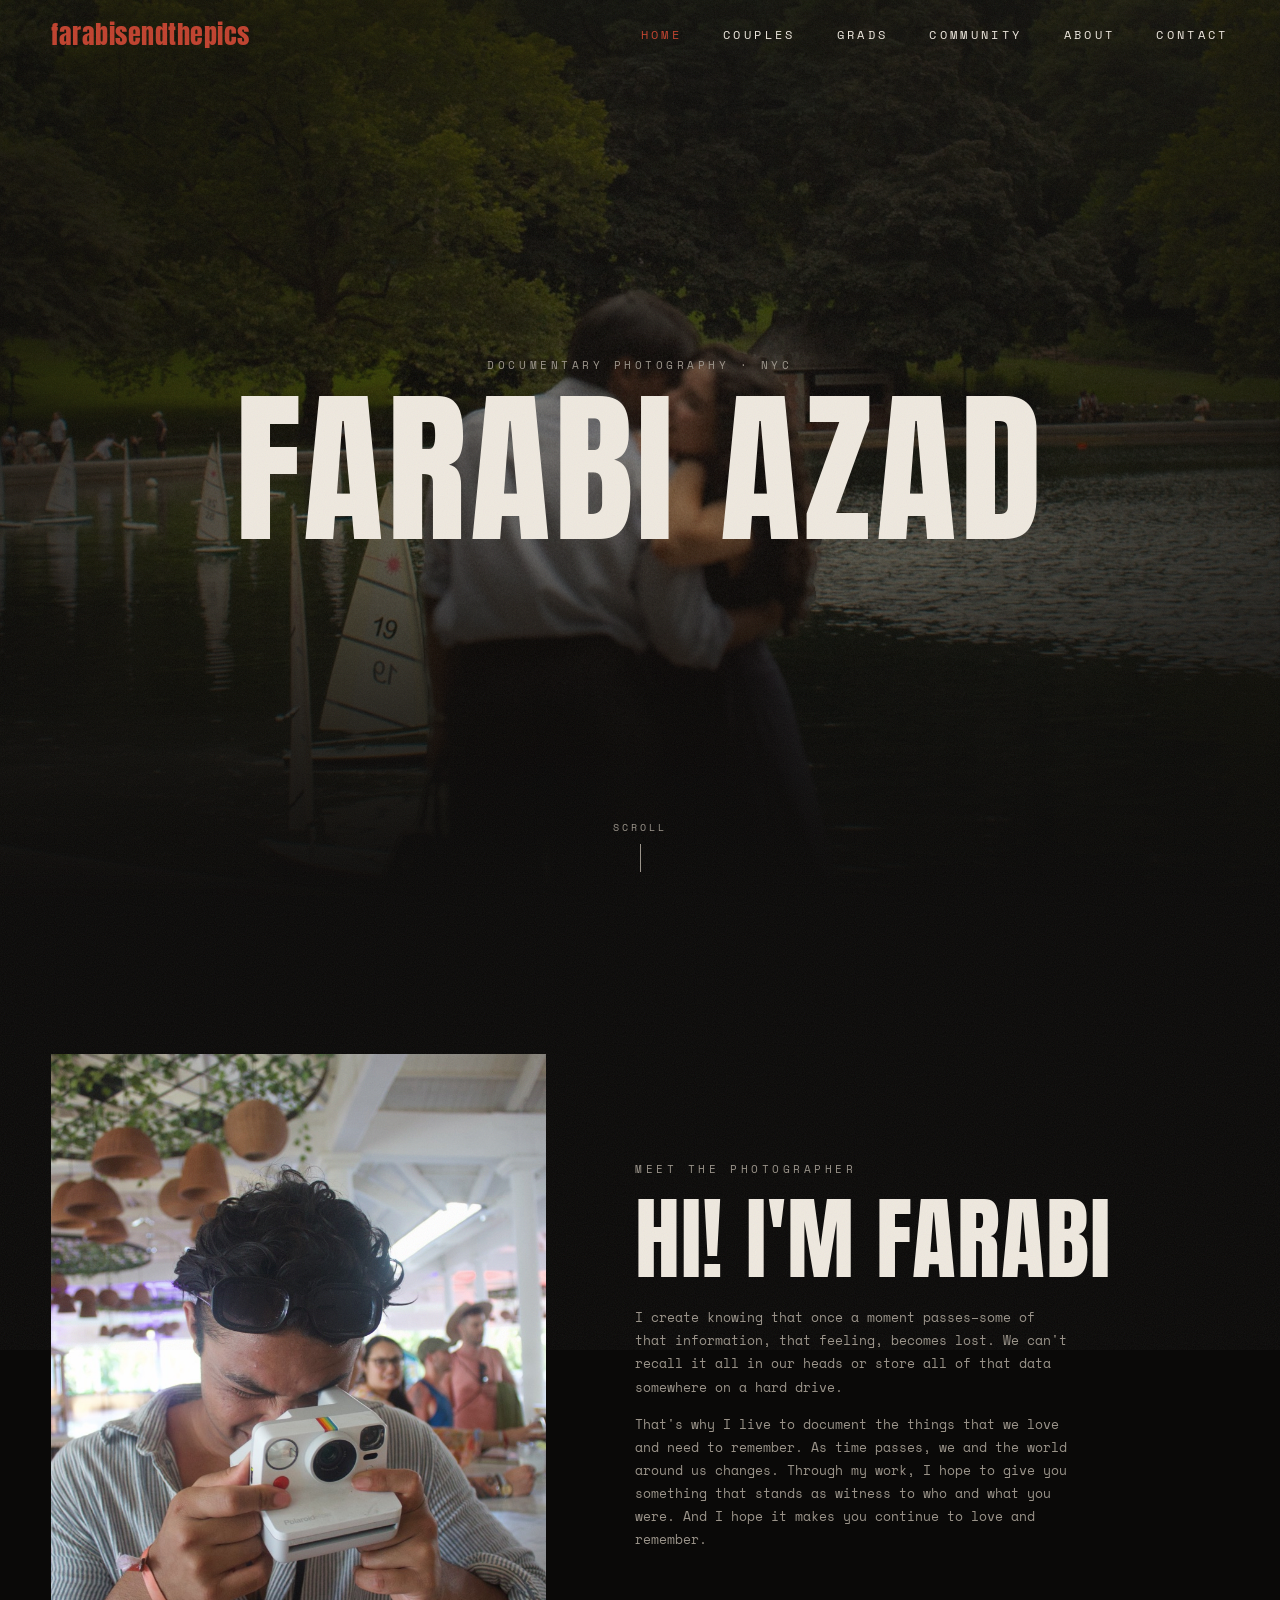
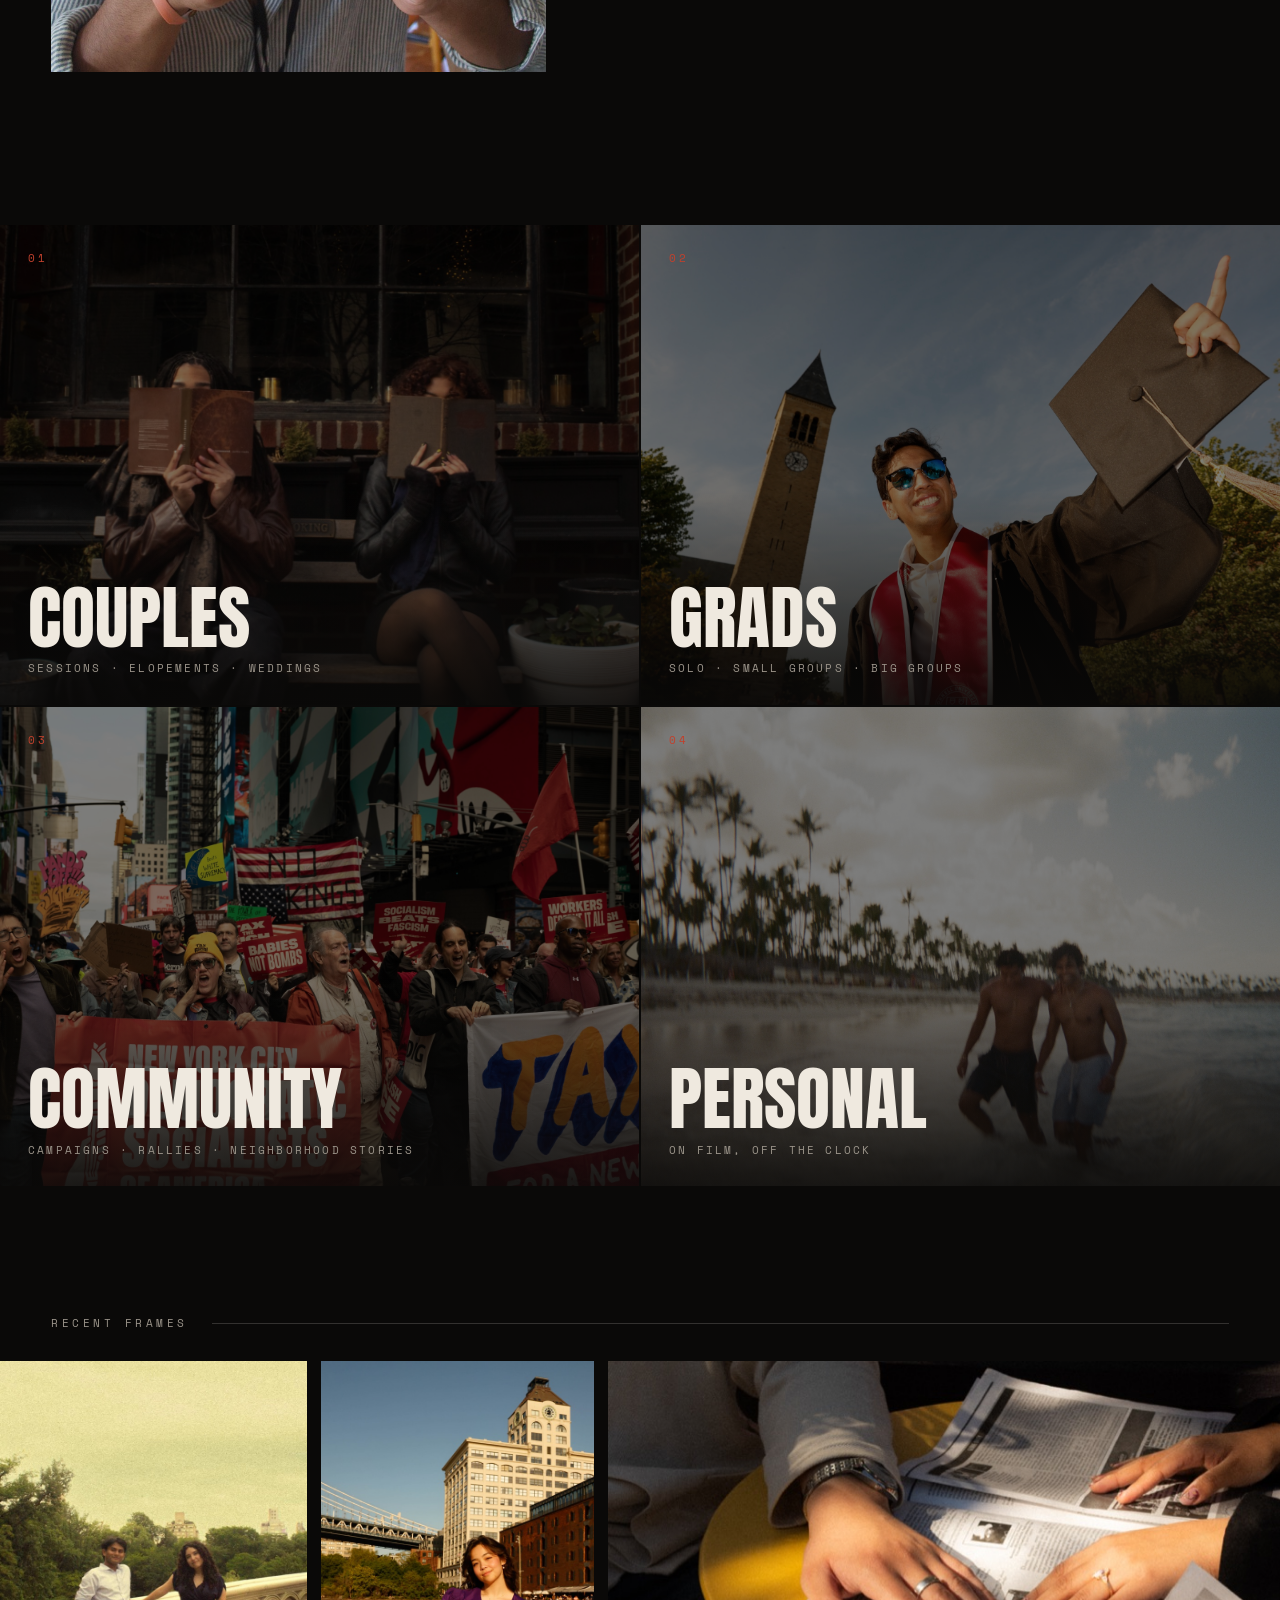
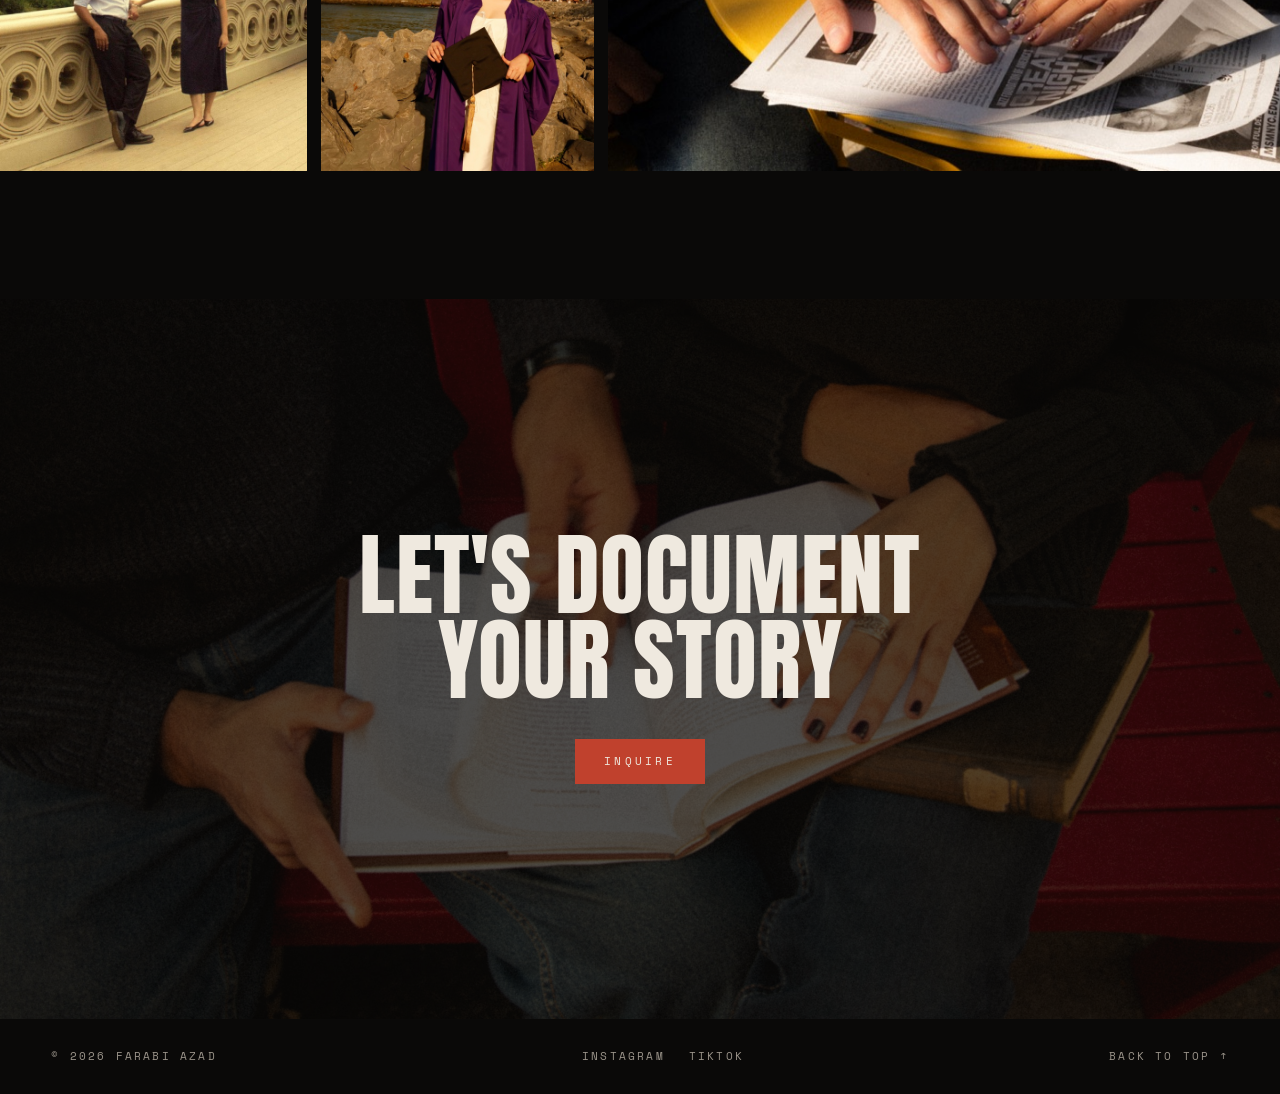
<file: index.html>
<!DOCTYPE html>
<html lang="en">
<head>
  <meta charset="UTF-8" />
  <meta name="viewport" content="width=device-width, initial-scale=1.0" />
  <title>Farabi Azad — Photography</title>
  <link rel="preconnect" href="https://fonts.googleapis.com" />
  <link rel="preconnect" href="https://fonts.gstatic.com" crossorigin />
  <link href="https://fonts.googleapis.com/css2?family=Anton&family=Space+Mono:ital,wght@0,400;0,700;1,400&display=swap" rel="stylesheet" />
  <link rel="stylesheet" href="site.css?v=4" />
</head>
<body id="top">
  <div class="grain" aria-hidden="true"></div>

  <!-- NAV -->
  <header class="nav" data-nav>
    <a class="nav-mark" href="index.html" aria-label="Farabi Azad home">
      <span class="mark-word">farabisendthepics</span>
    </a>
    <button class="nav-toggle" type="button" aria-label="Open menu" aria-expanded="false" data-nav-toggle>
      <span></span><span></span>
    </button>
    <nav class="nav-links" data-nav-links>
      <a href="index.html" aria-current="page">Home</a>
      <a href="couples.html">Couples</a>
      <a href="grads.html">Grads</a>
      <a href="community.html">Community</a>
      <a href="about.html">About</a>
      <a href="contact.html">Contact</a>
    </nav>
  </header>

  <main>
    <!-- HERO -->
    <section class="hero">
      <img class="hero-img" src="img/hero.jpg" alt="Couple kissing beside the sailboat pond in Central Park" />
      <div class="hero-shade"></div>
      <div class="hero-content">
        <p class="eyebrow">Documentary photography · NYC</p>
        <h1 class="hero-title">Farabi&nbsp;Azad</h1>
      </div>
      <a class="scroll-cue" href="#about" aria-label="Scroll down">Scroll</a>
    </section>

    <!-- MEET -->
    <section class="meet" id="about">
      <figure class="meet-photo reveal">
        <img src="img/about.jpg" alt="Farabi framing a shot with a Polaroid camera" loading="lazy" />
      </figure>
      <div class="meet-text reveal">
        <p class="eyebrow">Meet the photographer</p>
        <h2 class="display">Hi! I'm Farabi</h2>
        <p class="meet-caption">I create knowing that once a moment passes&ndash;some of that information, that feeling, becomes lost. We can't recall it all in our heads or store all of that data somewhere on a hard drive.</p>
        <p class="meet-caption">That's why I live to document the things that we love and need to remember. As time passes, we and the world around us changes. Through my work, I hope to give you something that stands as witness to who and what you were. And I hope it makes you continue to love and remember.</p>
      </div>
    </section>

    <!-- WORK -->
    <section class="work" id="work" aria-label="Selected work">
      <a class="work-tile reveal" href="couples.html">
        <img src="img/couples.jpg" alt="Two people reading books on a stoop bench" loading="lazy" />
        <span class="work-num">01</span>
        <span class="work-title">Couples</span>
        <span class="work-meta">Sessions · Elopements · Weddings</span>
      </a>
      <a class="work-tile reveal" href="grads.html">
        <img src="img/grads.jpg" alt="Graduate in sunglasses raising a cap by a clock tower" loading="lazy" />
        <span class="work-num">02</span>
        <span class="work-title">Grads</span>
        <span class="work-meta">Solo · Small groups · Big groups</span>
      </a>
      <a class="work-tile reveal" href="community.html">
        <img src="img/community.jpg" alt="Democratic Socialists of America marchers with banners in Times Square" loading="lazy" />
        <span class="work-num">03</span>
        <span class="work-title">Community</span>
        <span class="work-meta">Campaigns · Rallies · Neighborhood stories</span>
      </a>
      <a class="work-tile reveal" href="personal.html">
        <img src="img/personal.jpg" alt="Two friends walking out of the ocean" loading="lazy" />
        <span class="work-num">04</span>
        <span class="work-title">Personal</span>
        <span class="work-meta">On film, off the clock</span>
      </a>
    </section>

    <!-- FILM STRIP -->
    <section class="strip" aria-label="Recent frames">
      <div class="strip-head">
        <p class="eyebrow">Recent frames</p>
        <span class="strip-rule"></span>
      </div>
      <div class="strip-track" data-strip>
        <img src="img/strip-c02.jpg" alt="" loading="lazy" />
        <img src="img/strip-g05.jpg" alt="" loading="lazy" />
        <img src="img/strip-c05.jpg" alt="" loading="lazy" />
        <img src="img/strip-h07.jpg" alt="" loading="lazy" />
        <img src="img/strip-g03.jpg" alt="" loading="lazy" />
        <img src="img/strip-c03.jpg" alt="" loading="lazy" />
        <img src="img/strip-c06.jpg" alt="" loading="lazy" />
        <img src="img/strip-g07.jpg" alt="" loading="lazy" />
        <img src="img/strip-c10.jpg" alt="" loading="lazy" />
      </div>
    </section>

    <!-- CTA -->
    <section class="cta" id="contact">
      <img class="cta-img" src="img/cta.jpg" alt="" loading="lazy" />
      <div class="cta-shade"></div>
      <div class="cta-content reveal">
        <h2 class="display">Let's document<br />your story</h2>
        <a class="btn btn-solid" href="contact.html">Inquire</a>
      </div>
    </section>
  </main>

  <footer class="footer">
    <span>© 2026 Farabi Azad</span>
    <span class="footer-links">
      <a href="https://www.instagram.com/farabisendthepics/" target="_blank" rel="noopener">Instagram</a>
      <a href="https://www.tiktok.com/@farabisendthepics" target="_blank" rel="noopener">TikTok</a>
    </span>
    <a href="#top">Back to top ↑</a>
  </footer>

  <script src="site.js?v=4"></script>
</body>
</html>
</file>
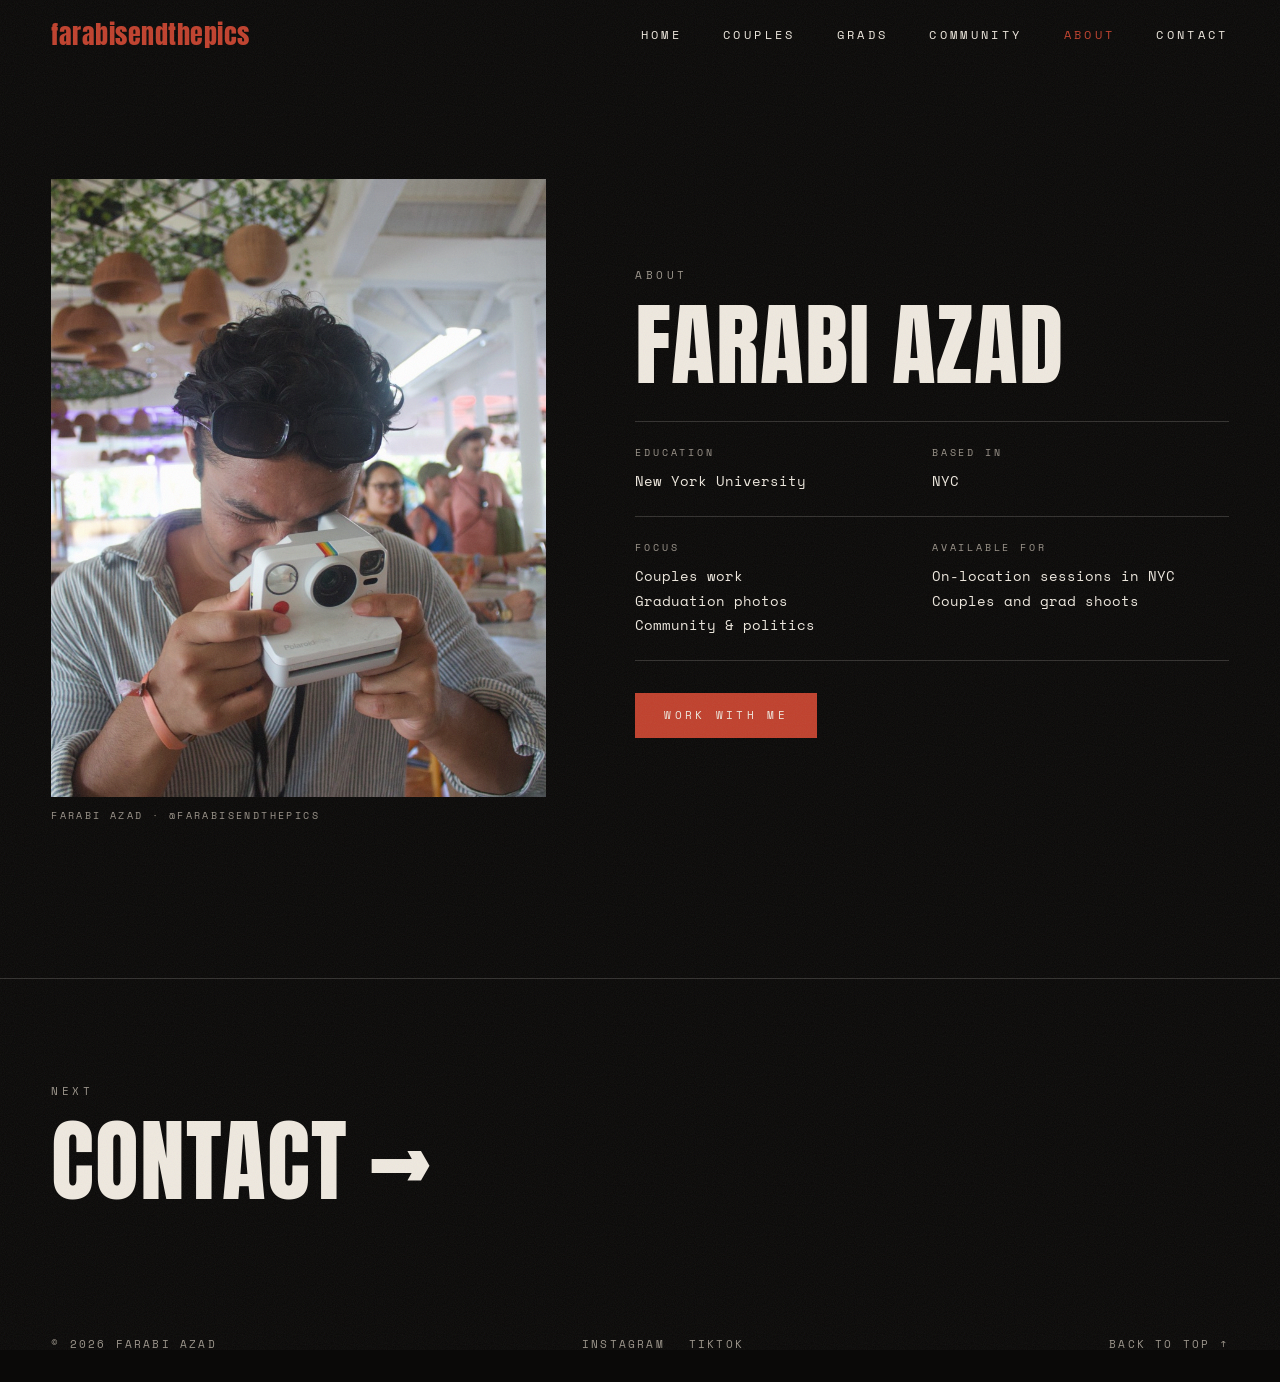
<file: about.html>
<!DOCTYPE html>
<html lang="en">
<head>
  <meta charset="UTF-8" />
  <meta name="viewport" content="width=device-width, initial-scale=1.0" />
  <title>About — Farabi Azad Photography</title>
  <link rel="preconnect" href="https://fonts.googleapis.com" />
  <link rel="preconnect" href="https://fonts.gstatic.com" crossorigin />
  <link href="https://fonts.googleapis.com/css2?family=Anton&family=Space+Mono:ital,wght@0,400;0,700;1,400&display=swap" rel="stylesheet" />
  <link rel="stylesheet" href="site.css?v=4" />
</head>
<body id="top">
  <div class="grain" aria-hidden="true"></div>

  <header class="nav" data-nav>
    <a class="nav-mark" href="index.html" aria-label="Farabi Azad home">
      <span class="mark-word">farabisendthepics</span>
    </a>
    <button class="nav-toggle" type="button" aria-label="Open menu" aria-expanded="false" data-nav-toggle>
      <span></span><span></span>
    </button>
    <nav class="nav-links" data-nav-links>
      <a href="index.html">Home</a>
      <a href="couples.html">Couples</a>
      <a href="grads.html">Grads</a>
      <a href="community.html">Community</a>
      <a href="about.html" aria-current="page">About</a>
      <a href="contact.html">Contact</a>
    </nav>
  </header>

  <main>
    <section class="meet" style="padding-top: clamp(130px, 14vw, 200px);">
      <figure class="meet-photo reveal">
        <img src="img/about.jpg" alt="Farabi framing a shot with a Polaroid camera" />
        <figcaption>Farabi Azad · @farabisendthepics</figcaption>
      </figure>
      <div class="meet-text reveal">
        <p class="eyebrow">About</p>
        <h1 class="display">Farabi Azad</h1>
        <div class="about-grid">
          <div><h3>Education</h3><p>New York University</p></div>
          <div><h3>Based in</h3><p>NYC</p></div>
          <div><h3>Focus</h3><p>Couples work<br />Graduation photos<br />Community &amp; politics</p></div>
          <div><h3>Available for</h3><p>On-location sessions in NYC<br />Couples and grad shoots</p></div>
        </div>
        <a class="btn btn-solid" href="contact.html" style="margin-top: 32px;">Work with me</a>
      </div>
    </section>

    <a class="next" href="contact.html">
      <p class="eyebrow">Next</p>
      <p class="display">Contact →</p>
    </a>
  </main>

  <footer class="footer">
    <span>© 2026 Farabi Azad</span>
    <span class="footer-links">
      <a href="https://www.instagram.com/farabisendthepics/" target="_blank" rel="noopener">Instagram</a>
      <a href="https://www.tiktok.com/@farabisendthepics" target="_blank" rel="noopener">TikTok</a>
    </span>
    <a href="#top">Back to top ↑</a>
  </footer>

  <script src="site.js?v=4"></script>
</body>
</html>
</file>
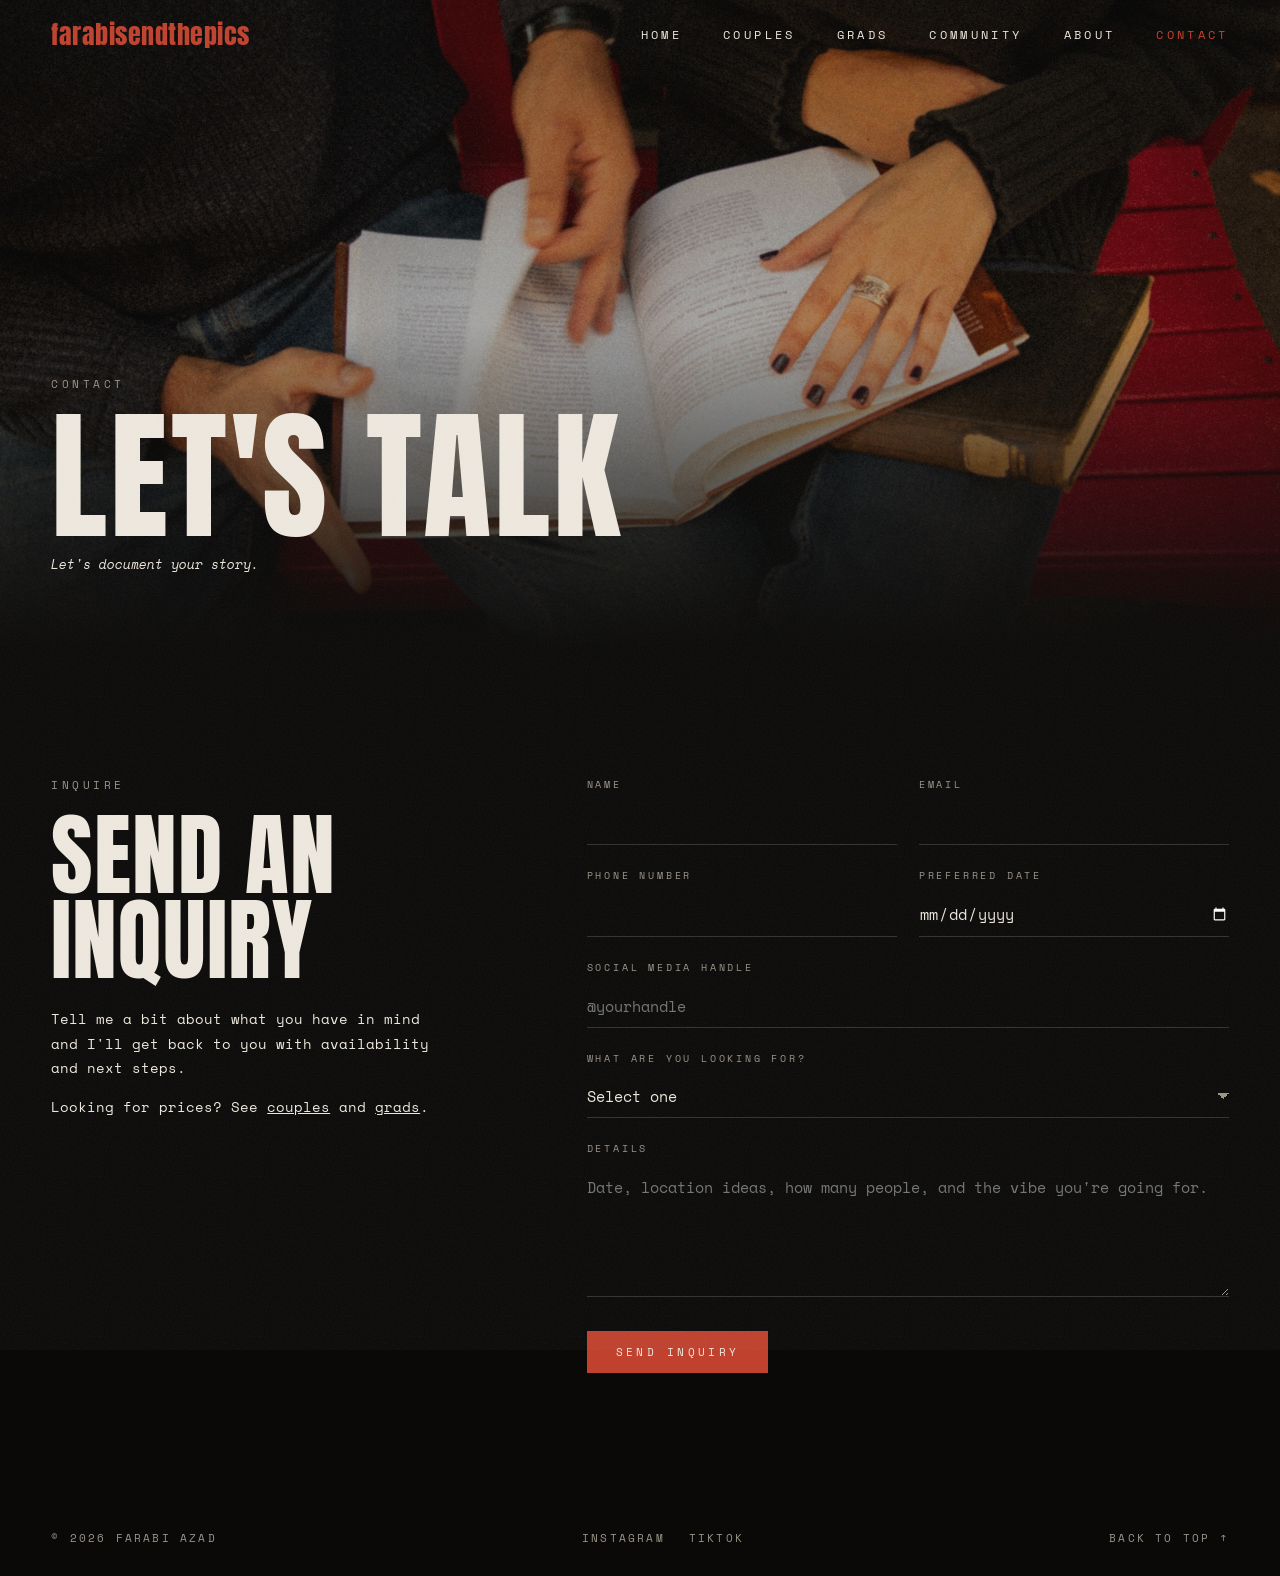
<file: contact.html>
<!DOCTYPE html>
<html lang="en">
<head>
  <meta charset="UTF-8" />
  <meta name="viewport" content="width=device-width, initial-scale=1.0" />
  <title>Contact — Farabi Azad Photography</title>
  <link rel="preconnect" href="https://fonts.googleapis.com" />
  <link rel="preconnect" href="https://fonts.gstatic.com" crossorigin />
  <link href="https://fonts.googleapis.com/css2?family=Anton&family=Space+Mono:ital,wght@0,400;0,700;1,400&display=swap" rel="stylesheet" />
  <link rel="stylesheet" href="site.css?v=4" />
</head>
<body id="top">
  <div class="grain" aria-hidden="true"></div>

  <header class="nav" data-nav>
    <a class="nav-mark" href="index.html" aria-label="Farabi Azad home">
      <span class="mark-word">farabisendthepics</span>
    </a>
    <button class="nav-toggle" type="button" aria-label="Open menu" aria-expanded="false" data-nav-toggle>
      <span></span><span></span>
    </button>
    <nav class="nav-links" data-nav-links>
      <a href="index.html">Home</a>
      <a href="couples.html">Couples</a>
      <a href="grads.html">Grads</a>
      <a href="community.html">Community</a>
      <a href="about.html">About</a>
      <a href="contact.html" aria-current="page">Contact</a>
    </nav>
  </header>

  <main>
    <section class="page-hero">
      <img src="img/cta.jpg" alt="Couple's hands flipping through a book" />
      <div class="hero-shade"></div>
      <div class="page-hero-content">
        <p class="eyebrow">Contact</p>
        <h1 class="hero-title">Let's talk</h1>
        <p class="hero-tag">Let's document your story.</p>
      </div>
    </section>

    <section class="inquiry" id="inquire">
      <div class="inquiry-side reveal">
        <p class="eyebrow">Inquire</p>
        <h2 class="display">Send an<br />inquiry</h2>
        <p>Tell me a bit about what you have in mind and I'll get back to you with availability and next steps.</p><p>Looking for prices? See <a href="couples.html#inquire">couples</a> and <a href="grads.html#inquire">grads</a>.</p>
      </div>
      <form class="form reveal" action="https://formspree.io/f/meelyoyj" method="POST">
        <input type="hidden" name="_subject" value="New Inquiry - Farabi Azad Site" />
        <input type="hidden" name="project_type" value="General" />
        <div class="form-row">
          <label class="field"><span>Name</span><input type="text" name="name" autocomplete="name" required /></label>
          <label class="field"><span>Email</span><input type="email" name="email" autocomplete="email" required /></label>
        </div>
        <div class="form-row">
          <label class="field"><span>Phone number</span><input type="tel" name="phone" autocomplete="tel" required /></label>
          <label class="field"><span>Preferred date</span><input type="date" name="preferred_date" /></label>
        </div>
          <label class="field"><span>Social media handle</span><input type="text" name="social_handles" placeholder="@yourhandle" /></label>
          <label class="field"><span>What are you looking for?</span><select name="shoot_type" required><option value="" disabled selected>Select one</option><option value="Couples session">Couples session</option><option value="Elopement">Elopement</option><option value="Wedding">Wedding</option><option value="Portraits">Portraits</option><option value="Couples video">Couples video</option><option value="Solo grad photos">Solo grad photos</option><option value="Group grad photos">Group grad photos</option><option value="Campaign or community event">Campaign or community event</option><option value="Something else">Something else</option></select></label>
          <label class="field"><span>Details</span><textarea name="message" rows="5" placeholder="Date, location ideas, how many people, and the vibe you're going for." required></textarea></label>
        <button class="btn btn-solid" type="submit">Send inquiry</button>
      </form>
    </section>
  </main>

  <footer class="footer">
    <span>© 2026 Farabi Azad</span>
    <span class="footer-links">
      <a href="https://www.instagram.com/farabisendthepics/" target="_blank" rel="noopener">Instagram</a>
      <a href="https://www.tiktok.com/@farabisendthepics" target="_blank" rel="noopener">TikTok</a>
    </span>
    <a href="#top">Back to top ↑</a>
  </footer>

  <script src="site.js?v=4"></script>
</body>
</html>
</file>
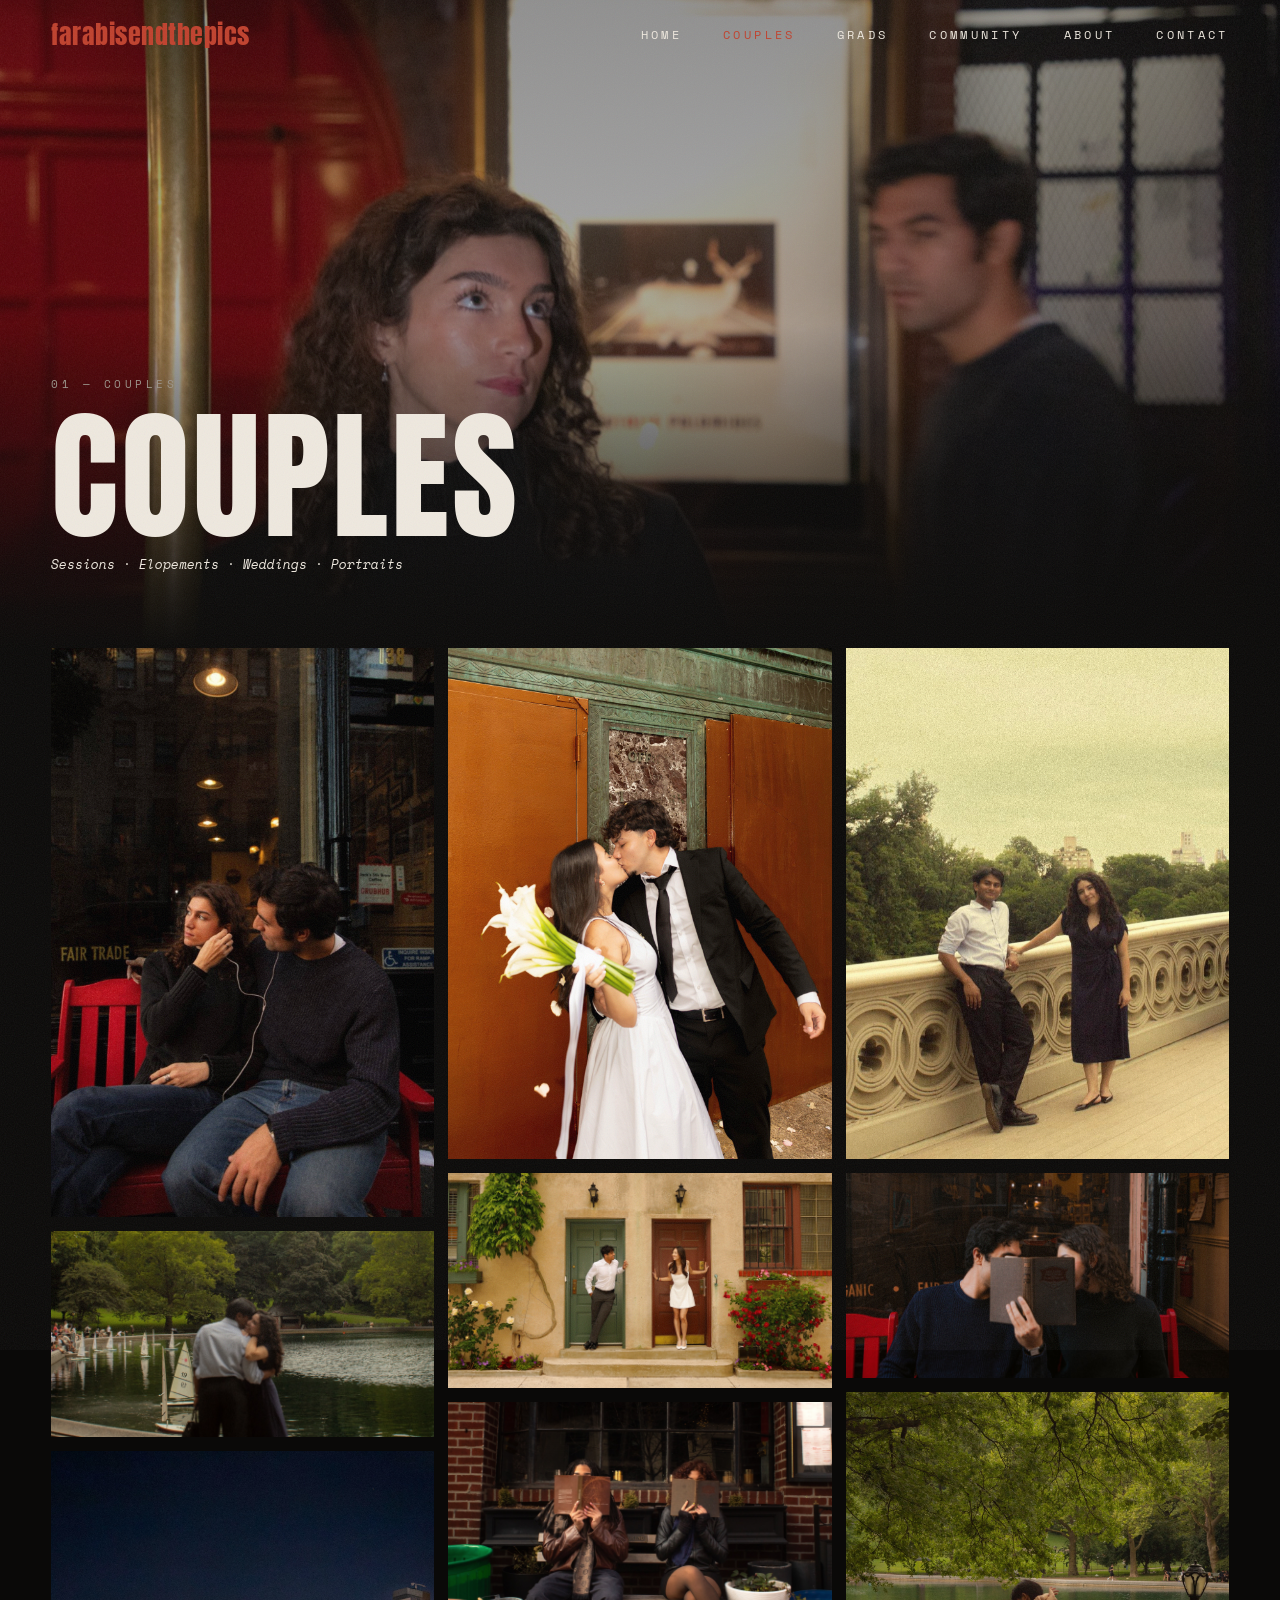
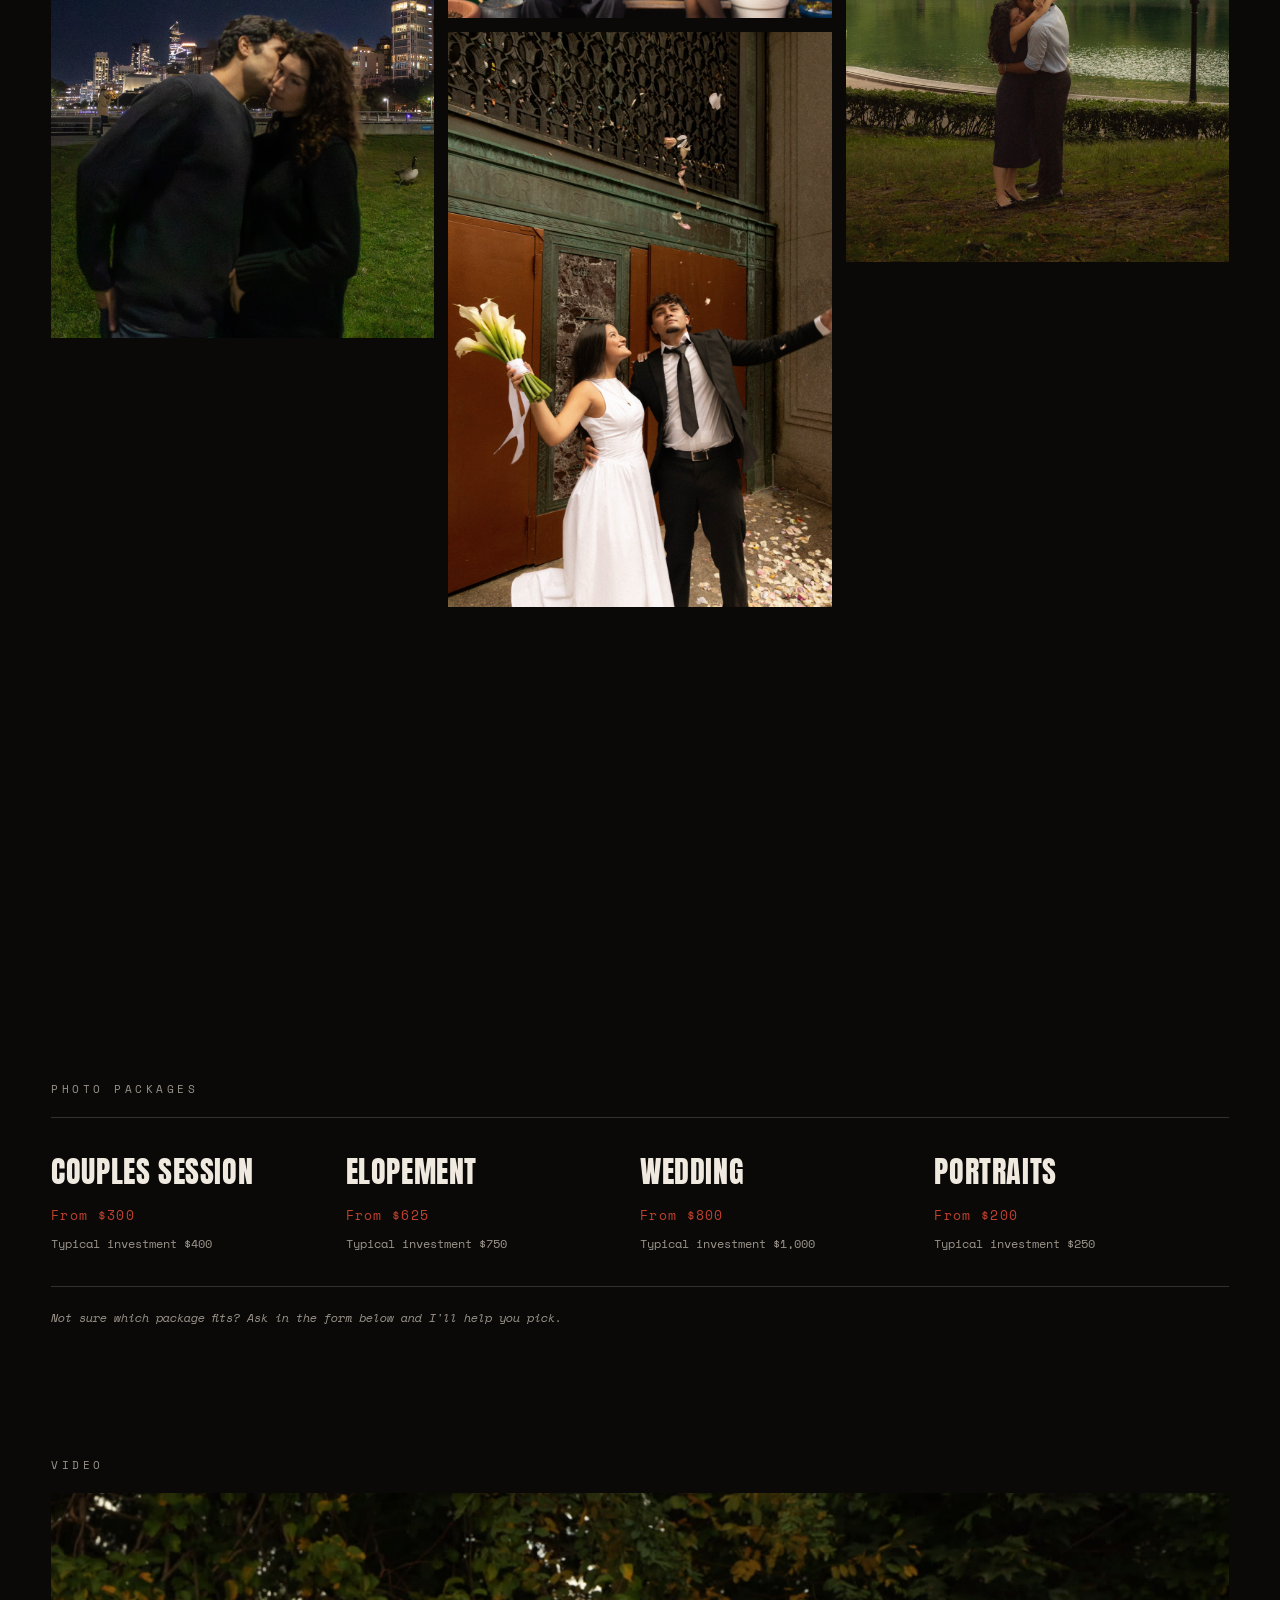
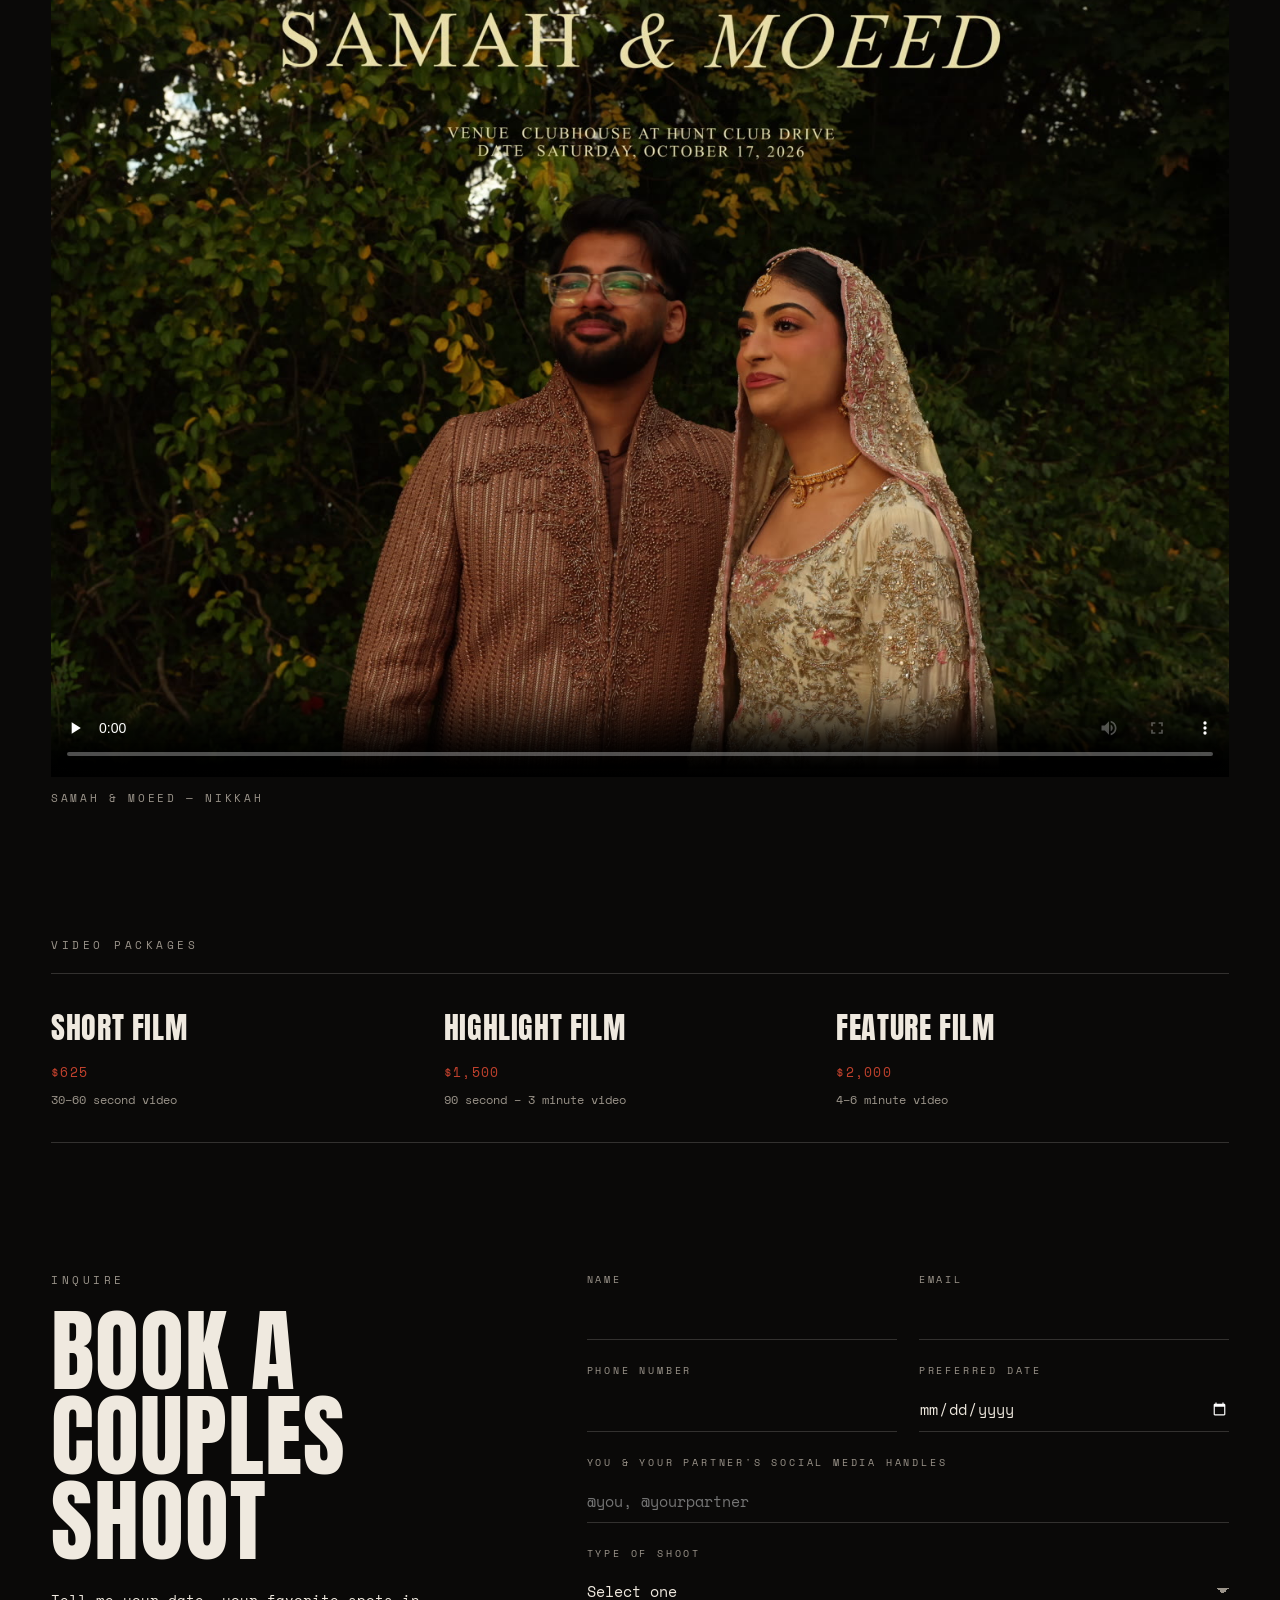
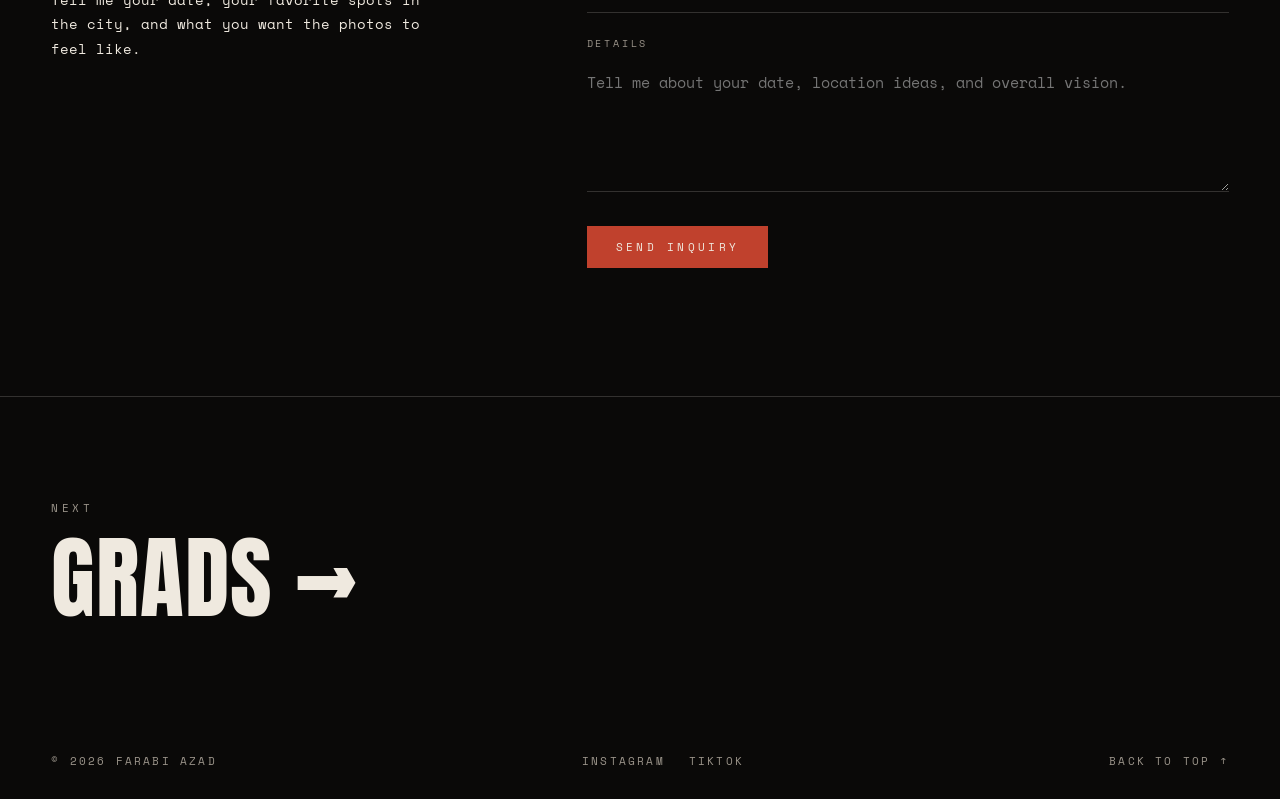
<file: couples.html>
<!DOCTYPE html>
<html lang="en">
<head>
  <meta charset="UTF-8" />
  <meta name="viewport" content="width=device-width, initial-scale=1.0" />
  <title>Couples — Farabi Azad Photography</title>
  <link rel="preconnect" href="https://fonts.googleapis.com" />
  <link rel="preconnect" href="https://fonts.gstatic.com" crossorigin />
  <link href="https://fonts.googleapis.com/css2?family=Anton&family=Space+Mono:ital,wght@0,400;0,700;1,400&display=swap" rel="stylesheet" />
  <link rel="stylesheet" href="site.css?v=4" />
</head>
<body id="top">
  <div class="grain" aria-hidden="true"></div>

  <header class="nav" data-nav>
    <a class="nav-mark" href="index.html" aria-label="Farabi Azad home">
      <span class="mark-word">farabisendthepics</span>
    </a>
    <button class="nav-toggle" type="button" aria-label="Open menu" aria-expanded="false" data-nav-toggle>
      <span></span><span></span>
    </button>
    <nav class="nav-links" data-nav-links>
      <a href="index.html">Home</a>
      <a href="couples.html" aria-current="page">Couples</a>
      <a href="grads.html">Grads</a>
      <a href="community.html">Community</a>
      <a href="about.html">About</a>
      <a href="contact.html">Contact</a>
    </nav>
  </header>

  <main>
    <section class="page-hero">
      <img src="img/g/couples/couples-01.jpg" width="1600" height="992" alt="Woman in a red-lit doorway, man looking on behind her" />
      <div class="hero-shade"></div>
      <div class="page-hero-content">
        <p class="eyebrow">01 — Couples</p>
        <h1 class="hero-title">Couples</h1>
        <p class="hero-tag">Sessions · Elopements · Weddings · Portraits</p>
      </div>
    </section>

    <section class="gallery" data-gallery aria-label="Gallery">
      <figure class="reveal"><img src="img/g/couples/couples-03.jpg" width="1078" height="1600" alt="Couples portrait 03" loading="lazy" /></figure>
      <figure class="reveal"><img src="img/g/couples/couples-09.jpg" width="1600" height="863" alt="Couple kissing beside the Central Park sailboat pond" loading="lazy" /></figure>
      <figure class="reveal"><img src="img/g/couples/couples-10.jpg" width="1261" height="1600" alt="Couples portrait 10" loading="lazy" /></figure>
      <figure class="reveal"><img src="img/g/couples/couples-07.jpg" width="1600" height="1066" alt="Photographer shooting a portrait inside a diner" loading="lazy" /></figure>
      <figure class="reveal"><img src="img/g/couples/couples-08.jpg" width="1600" height="1066" alt="Couple's hands flipping through a book" loading="lazy" /></figure>
      <figure class="reveal"><img src="img/g/couples/couples-14.jpg" width="1200" height="1600" alt="Newlyweds kissing in front of copper doors" loading="lazy" /></figure>
      <figure class="reveal"><img src="img/g/couples/couples-15.jpg" width="1600" height="900" alt="Couple standing in neighboring doorways of a vine-covered house" loading="lazy" /></figure>
      <figure class="reveal"><img src="img/g/couples/couples-04.jpg" width="1600" height="900" alt="Two people reading books on a stoop bench" loading="lazy" /></figure>
      <figure class="reveal"><img src="img/g/couples/couples-13.jpg" width="1066" height="1600" alt="Newlyweds celebrating as petals fall, bride holding calla lilies" loading="lazy" /></figure>
      <figure class="reveal"><img src="img/g/couples/couples-02.jpg" width="1199" height="1600" alt="Couples portrait 02" loading="lazy" /></figure>
      <figure class="reveal"><img src="img/g/couples/couples-11.jpg" width="1600" height="854" alt="Couple hiding a kiss behind a book" loading="lazy" /></figure>
      <figure class="reveal"><img src="img/g/couples/couples-06.jpg" width="1303" height="1600" alt="Couples portrait 06" loading="lazy" /></figure>
      <figure class="reveal"><img src="img/g/couples/couples-12.jpg" width="1600" height="920" alt="Couple on red benches, one taking a photo of the other" loading="lazy" /></figure>
      <figure class="reveal"><img src="img/g/couples/couples-05.jpg" width="1600" height="790" alt="Hands with rings over a newspaper" loading="lazy" /></figure>
      <figure class="reveal"><img src="img/g/couples/couples-01.jpg" width="1600" height="992" alt="Woman in a red-lit doorway, man looking on" loading="lazy" /></figure>
    </section>

    <section class="pricing reveal">
      <p class="eyebrow">Photo packages</p>
      <div class="price-grid">
        <div class="price"><h3>Couples session</h3><p class="amount">From $300</p><p class="note">Typical investment $400</p></div>
        <div class="price"><h3>Elopement</h3><p class="amount">From $625</p><p class="note">Typical investment $750</p></div>
        <div class="price"><h3>Wedding</h3><p class="amount">From $800</p><p class="note">Typical investment $1,000</p></div>
        <div class="price"><h3>Portraits</h3><p class="amount">From $200</p><p class="note">Typical investment $250</p></div>
      </div>
      <p class="fine">Not sure which package fits? Ask in the form below and I'll help you pick.</p>
    </section>

    <!-- VIDEO: to add another film, copy one <figure class="film"> block below -->
    <section class="films" aria-label="Couples videos">
      <p class="eyebrow reveal">Video</p>
      <div class="film-grid">
        <figure class="film reveal">
          <video controls preload="none" playsinline poster="img/nikkah-poster.jpg">
            <source src="videos/couples/samah-moeed-nikkah.mp4" type="video/mp4" />
          </video>
          <figcaption>Samah &amp; Moeed — Nikkah</figcaption>
        </figure>
      </div>
    </section>

    <section class="pricing reveal">
      <p class="eyebrow">Video packages</p>
      <div class="price-grid">
        <div class="price"><h3>Short film</h3><p class="amount">$625</p><p class="note">30–60 second video</p></div>
        <div class="price"><h3>Highlight film</h3><p class="amount">$1,500</p><p class="note">90 second – 3 minute video</p></div>
        <div class="price"><h3>Feature film</h3><p class="amount">$2,000</p><p class="note">4–6 minute video</p></div>
      </div>
    </section>

    <section class="inquiry" id="inquire">
      <div class="inquiry-side reveal">
        <p class="eyebrow">Inquire</p>
        <h2 class="display">Book a<br />couples shoot</h2>
        <p>Tell me your date, your favorite spots in the city, and what you want the photos to feel like.</p>
      </div>
      <form class="form reveal" action="https://formspree.io/f/meelyoyj" method="POST">
        <input type="hidden" name="_subject" value="New Couples Inquiry - Farabi Azad Site" />
        <input type="hidden" name="project_type" value="Couples" />
        <div class="form-row">
          <label class="field"><span>Name</span><input type="text" name="name" autocomplete="name" required /></label>
          <label class="field"><span>Email</span><input type="email" name="email" autocomplete="email" required /></label>
        </div>
        <div class="form-row">
          <label class="field"><span>Phone number</span><input type="tel" name="phone" autocomplete="tel" required /></label>
          <label class="field"><span>Preferred date</span><input type="date" name="preferred_date" /></label>
        </div>
          <label class="field"><span>You &amp; your partner's social media handles</span><input type="text" name="social_handles" placeholder="@you, @yourpartner" /></label>
          <label class="field"><span>Type of shoot</span><select name="shoot_type" required><option value="" disabled selected>Select one</option><option value="Couples">Couples</option><option value="Elopement">Elopement</option><option value="Wedding couples">Wedding couples</option><option value="Portraits">Portraits</option><option value="Video: 30-60 seconds ($625)">Video: 30–60 seconds ($625)</option><option value="Video: 90 seconds-3 minutes ($1500)">Video: 90 seconds – 3 minutes ($1,500)</option><option value="Video: 4-6 minutes ($2000)">Video: 4–6 minutes ($2,000)</option></select></label>
          <label class="field"><span>Details</span><textarea name="message" rows="5" placeholder="Tell me about your date, location ideas, and overall vision." required></textarea></label>
        <button class="btn btn-solid" type="submit">Send inquiry</button>
      </form>
    </section>

    <a class="next" href="grads.html">
      <p class="eyebrow">Next</p>
      <p class="display">Grads →</p>
    </a>
  </main>

  <footer class="footer">
    <span>© 2026 Farabi Azad</span>
    <span class="footer-links">
      <a href="https://www.instagram.com/farabisendthepics/" target="_blank" rel="noopener">Instagram</a>
      <a href="https://www.tiktok.com/@farabisendthepics" target="_blank" rel="noopener">TikTok</a>
    </span>
    <a href="#top">Back to top ↑</a>
  </footer>

  <script src="site.js?v=4"></script>
</body>
</html>
</file>
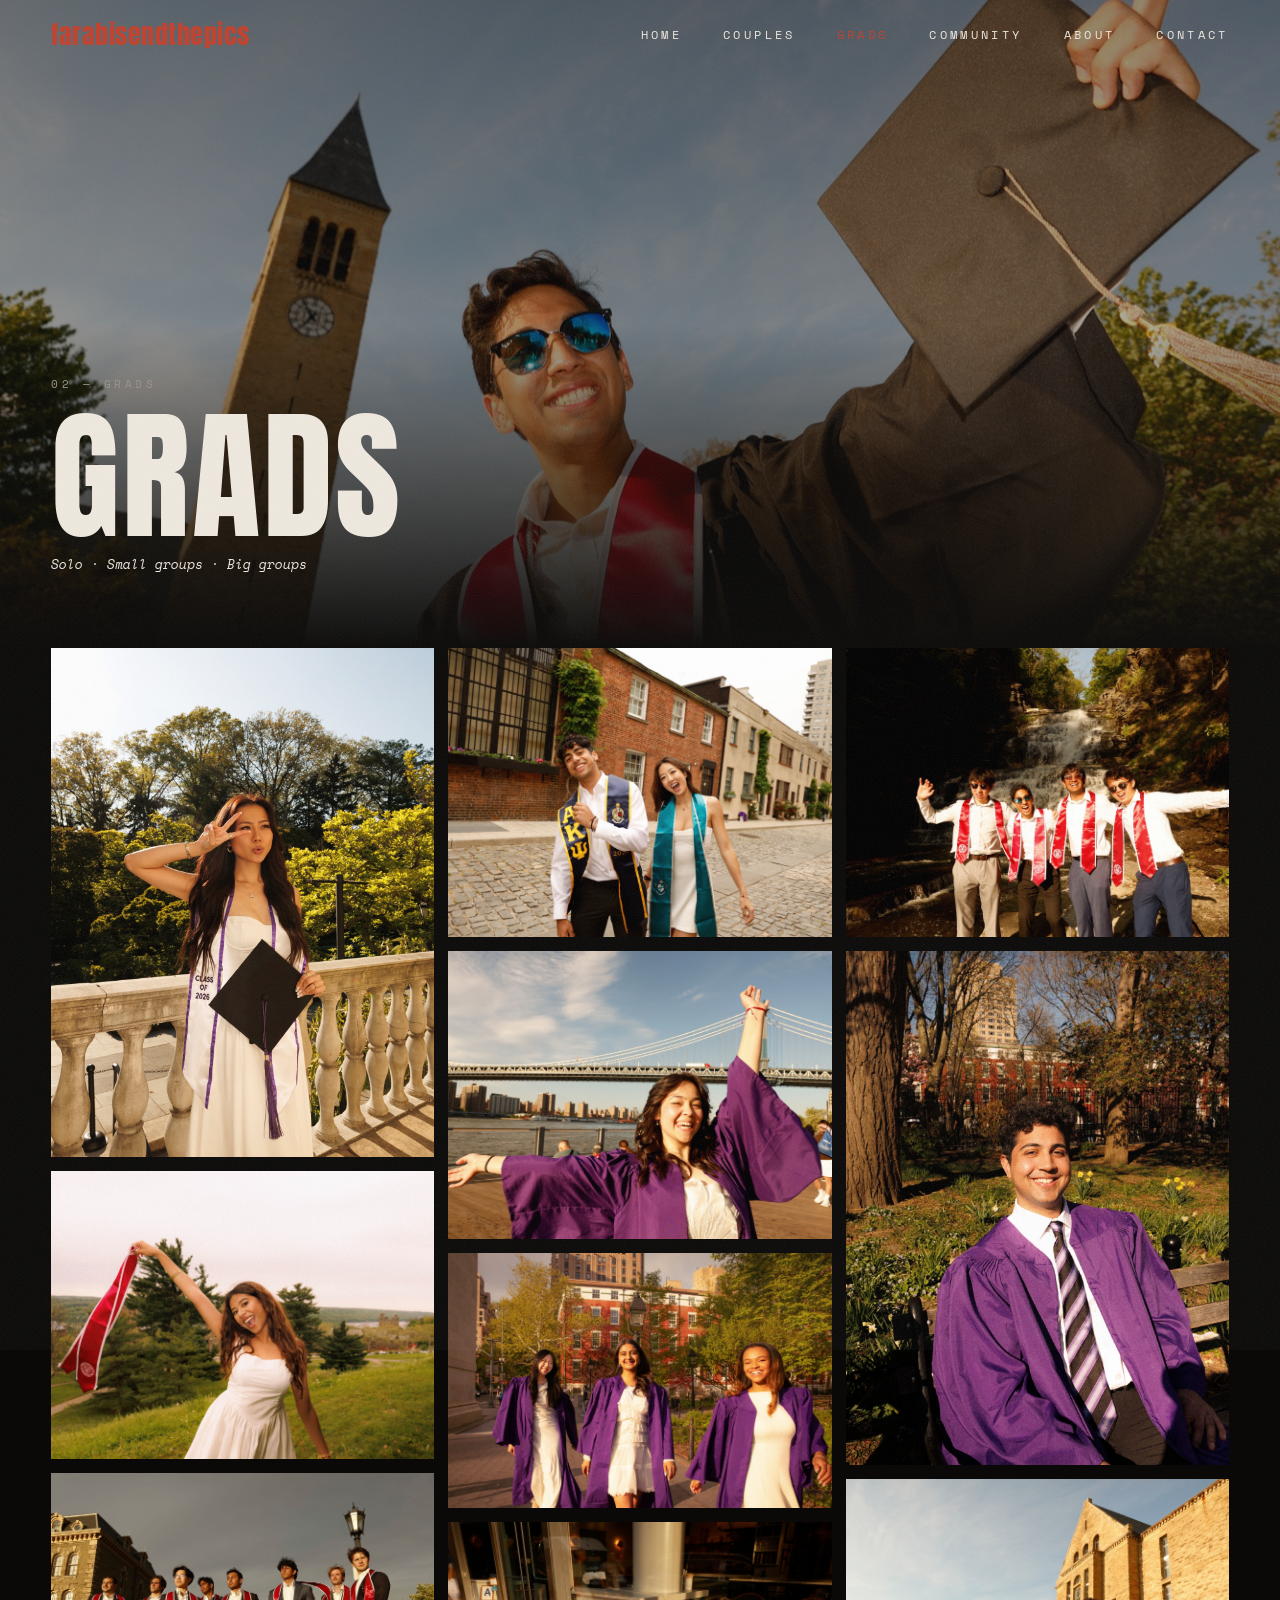
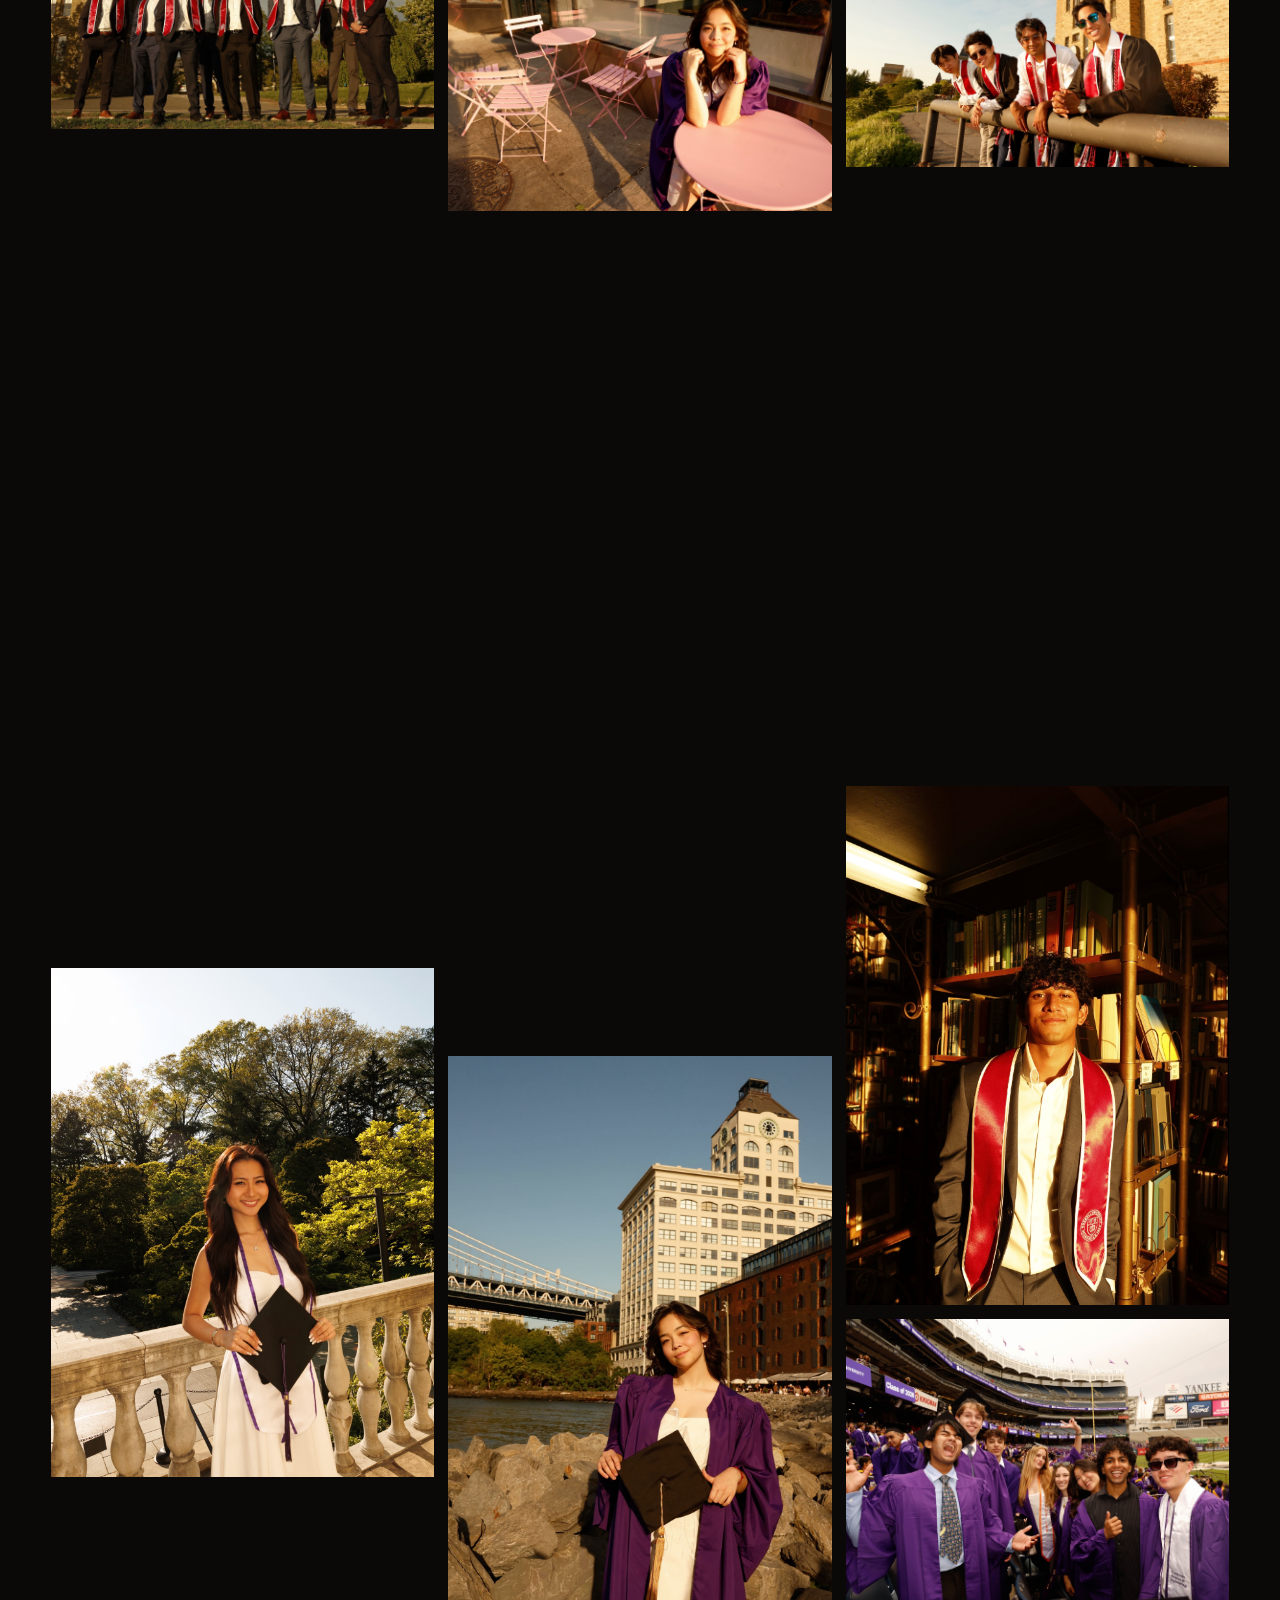
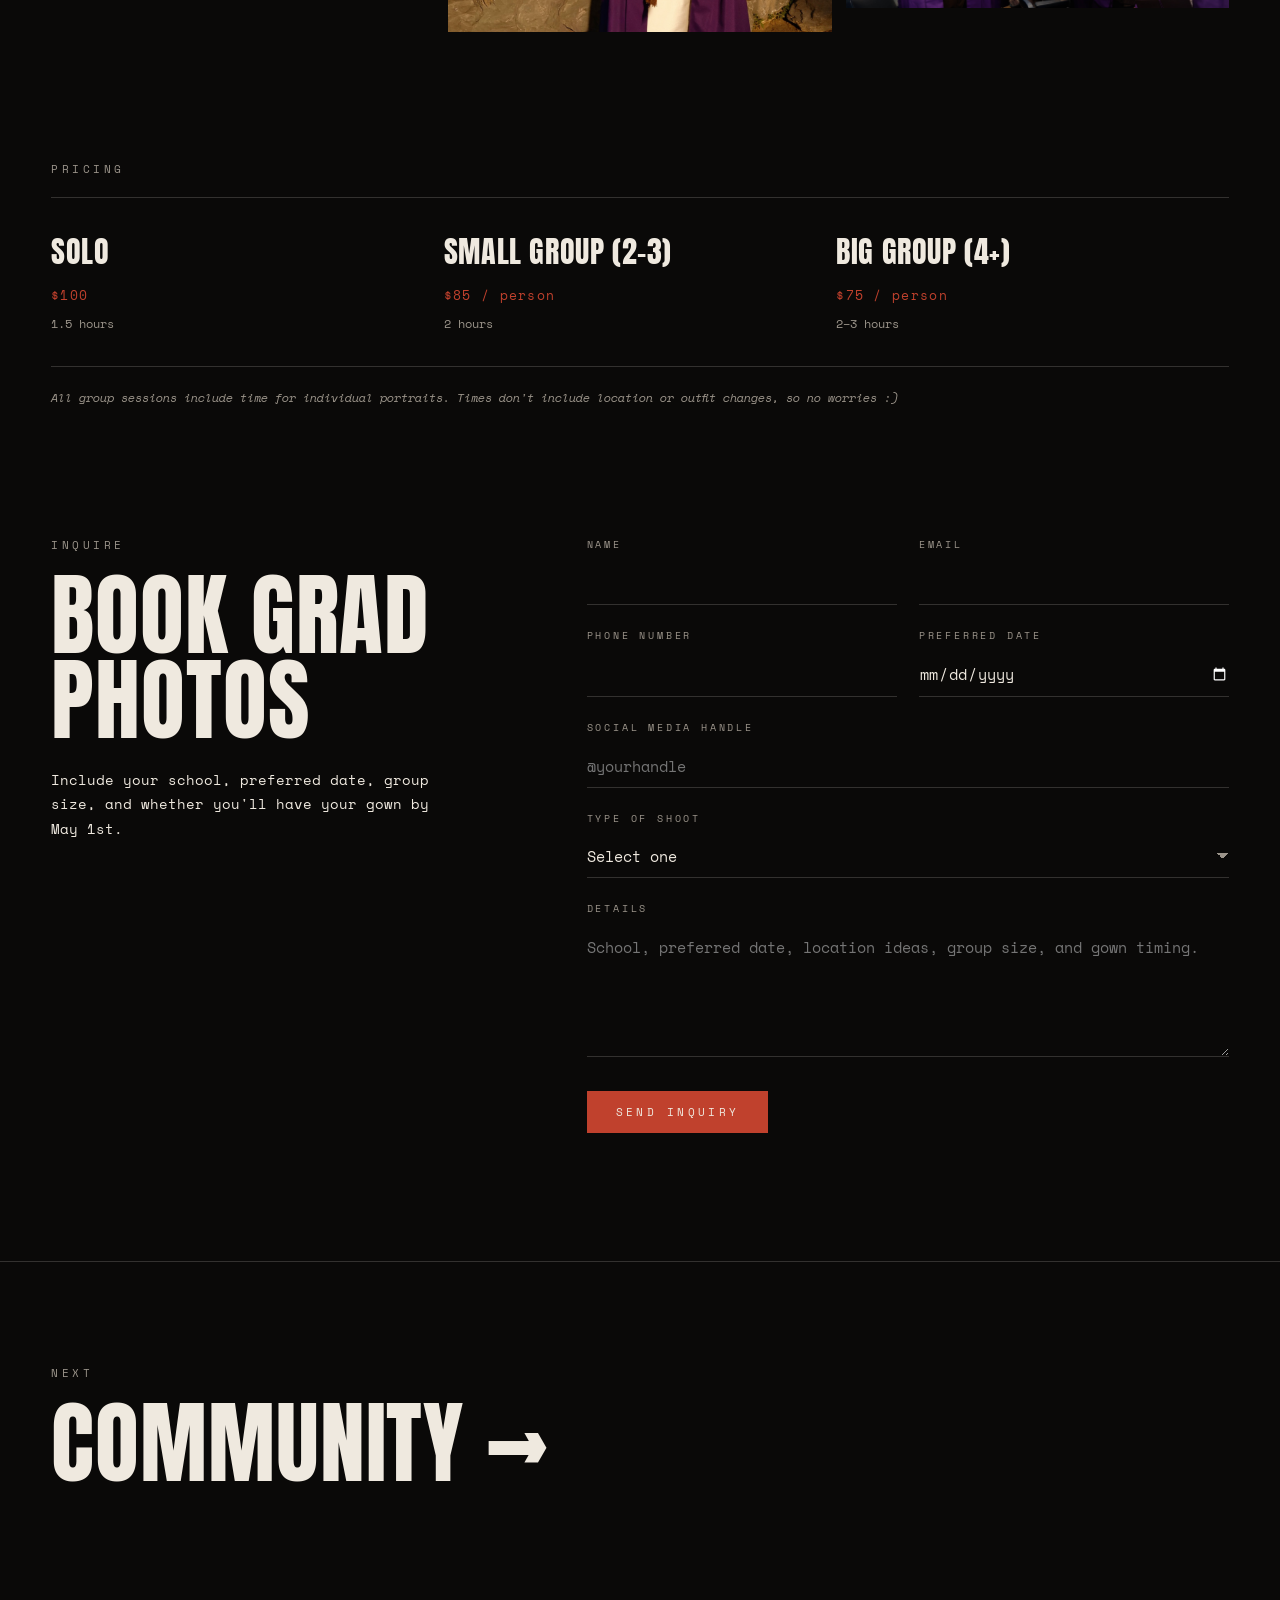
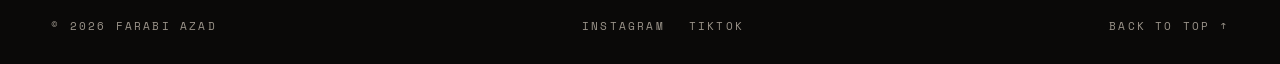
<file: grads.html>
<!DOCTYPE html>
<html lang="en">
<head>
  <meta charset="UTF-8" />
  <meta name="viewport" content="width=device-width, initial-scale=1.0" />
  <title>Grads — Farabi Azad Photography</title>
  <link rel="preconnect" href="https://fonts.googleapis.com" />
  <link rel="preconnect" href="https://fonts.gstatic.com" crossorigin />
  <link href="https://fonts.googleapis.com/css2?family=Anton&family=Space+Mono:ital,wght@0,400;0,700;1,400&display=swap" rel="stylesheet" />
  <link rel="stylesheet" href="site.css?v=4" />
</head>
<body id="top">
  <div class="grain" aria-hidden="true"></div>

  <header class="nav" data-nav>
    <a class="nav-mark" href="index.html" aria-label="Farabi Azad home">
      <span class="mark-word">farabisendthepics</span>
    </a>
    <button class="nav-toggle" type="button" aria-label="Open menu" aria-expanded="false" data-nav-toggle>
      <span></span><span></span>
    </button>
    <nav class="nav-links" data-nav-links>
      <a href="index.html">Home</a>
      <a href="couples.html">Couples</a>
      <a href="grads.html" aria-current="page">Grads</a>
      <a href="community.html">Community</a>
      <a href="about.html">About</a>
      <a href="contact.html">Contact</a>
    </nav>
  </header>

  <main>
    <section class="page-hero">
      <img src="img/g/grads/grad-01.jpg" width="1600" height="1205" alt="Graduate in sunglasses raising a cap by a clock tower" />
      <div class="hero-shade"></div>
      <div class="page-hero-content">
        <p class="eyebrow">02 — Grads</p>
        <h1 class="hero-title">Grads</h1>
        <p class="hero-tag">Solo · Small groups · Big groups</p>
      </div>
    </section>

    <section class="gallery" data-gallery aria-label="Gallery">
      <figure class="reveal"><img src="img/g/grads/grad-15.jpg" width="1205" height="1600" alt="Graduate posing playfully with her cap on a balcony" loading="lazy" /></figure>
      <figure class="reveal"><img src="img/g/grads/grad-06.jpg" width="1600" height="1205" alt="Graduation photo 06" loading="lazy" /></figure>
      <figure class="reveal"><img src="img/g/grads/grad-10.jpg" width="1600" height="1066" alt="Graduation photo 10" loading="lazy" /></figure>
      <figure class="reveal"><img src="img/g/grads/grad-04.jpg" width="1600" height="1205" alt="Graduation photo 04" loading="lazy" /></figure>
      <figure class="reveal"><img src="img/g/grads/grad-19.jpg" width="1600" height="1205" alt="Graduate in a red stole at the arched door of a brick church" loading="lazy" /></figure>
      <figure class="reveal"><img src="img/g/grads/grad-14.jpg" width="1205" height="1600" alt="Graduate in a white dress holding her cap on a balcony" loading="lazy" /></figure>
      <figure class="reveal"><img src="img/g/grads/grad-21.jpg" width="1600" height="1205" alt="Two graduates in stoles laughing on a cobblestone street" loading="lazy" /></figure>
      <figure class="reveal"><img src="img/g/grads/grad-18.jpg" width="1600" height="1205" alt="Graduate in a purple gown cheering by the Manhattan Bridge" loading="lazy" /></figure>
      <figure class="reveal"><img src="img/g/grads/grad-17.jpg" width="1600" height="1066" alt="Three graduates in purple gowns walking in golden light" loading="lazy" /></figure>
      <figure class="reveal"><img src="img/g/grads/grad-20.jpg" width="1600" height="1205" alt="Graduate in a purple gown leaning on a pink café table" loading="lazy" /></figure>
      <figure class="reveal"><img src="img/g/grads/grad-03.jpg" width="1600" height="1205" alt="Two graduates posing in neighboring doorways" loading="lazy" /></figure>
      <figure class="reveal"><img src="img/g/grads/grad-11.jpg" width="1600" height="886" alt="Graduates in purple gowns throwing their arms up in golden light" loading="lazy" /></figure>
      <figure class="reveal"><img src="img/g/grads/grad-01.jpg" width="1600" height="1205" alt="Graduate raising a cap by a clock tower" loading="lazy" /></figure>
      <figure class="reveal"><img src="img/g/grads/grad-05.jpg" width="1066" height="1600" alt="Graduate in a purple gown by the Brooklyn waterfront" loading="lazy" /></figure>
      <figure class="reveal"><img src="img/g/grads/grad-16.jpg" width="1600" height="1205" alt="Graduates in red stoles posing in front of a waterfall" loading="lazy" /></figure>
      <figure class="reveal"><img src="img/g/grads/grad-02.jpg" width="1193" height="1600" alt="Graduation portrait 02" loading="lazy" /></figure>
      <figure class="reveal"><img src="img/g/grads/grad-12.jpg" width="1600" height="1205" alt="Graduates in red stoles leaning on a railing by a stone building" loading="lazy" /></figure>
      <figure class="reveal"><img src="img/g/grads/grad-09.jpg" width="1600" height="1205" alt="Graduation photo 09" loading="lazy" /></figure>
      <figure class="reveal"><img src="img/g/grads/grad-08.jpg" width="1600" height="1205" alt="Graduation photo 08" loading="lazy" /></figure>
      <figure class="reveal"><img src="img/g/grads/grad-07.jpg" width="1181" height="1600" alt="Graduation portrait 07" loading="lazy" /></figure>
      <figure class="reveal"><img src="img/g/grads/grad-13.jpg" width="1600" height="1205" alt="Graduates in purple gowns at commencement in Yankee Stadium" loading="lazy" /></figure>
    </section>

    <section class="pricing reveal">
      <p class="eyebrow">Pricing</p>
      <div class="price-grid">
        <div class="price"><h3>Solo</h3><p class="amount">$100</p><p class="note">1.5 hours</p></div>
        <div class="price"><h3>Small group (2–3)</h3><p class="amount">$85 / person</p><p class="note">2 hours</p></div>
        <div class="price"><h3>Big group (4+)</h3><p class="amount">$75 / person</p><p class="note">2–3 hours</p></div>
      </div>
      <p class="fine">All group sessions include time for individual portraits. Times don't include location or outfit changes, so no worries :)</p>
    </section>

    <section class="inquiry" id="inquire">
      <div class="inquiry-side reveal">
        <p class="eyebrow">Inquire</p>
        <h2 class="display">Book grad<br />photos</h2>
        <p>Include your school, preferred date, group size, and whether you'll have your gown by May 1st.</p>
      </div>
      <form class="form reveal" action="https://formspree.io/f/meelyoyj" method="POST">
        <input type="hidden" name="_subject" value="New Graduation Inquiry - Farabi Azad Site" />
        <input type="hidden" name="project_type" value="Graduation" />
        <div class="form-row">
          <label class="field"><span>Name</span><input type="text" name="name" autocomplete="name" required /></label>
          <label class="field"><span>Email</span><input type="email" name="email" autocomplete="email" required /></label>
        </div>
        <div class="form-row">
          <label class="field"><span>Phone number</span><input type="tel" name="phone" autocomplete="tel" required /></label>
          <label class="field"><span>Preferred date</span><input type="date" name="preferred_date" /></label>
        </div>
          <label class="field"><span>Social media handle</span><input type="text" name="social_handles" placeholder="@yourhandle" /></label>
          <label class="field"><span>Type of shoot</span><select name="shoot_type" required><option value="" disabled selected>Select one</option><option value="Solo grad photos">Solo grad photos</option><option value="Group grad photos">Group grad photos</option></select></label>
          <label class="field"><span>Details</span><textarea name="message" rows="5" placeholder="School, preferred date, location ideas, group size, and gown timing." required></textarea></label>
        <button class="btn btn-solid" type="submit">Send inquiry</button>
      </form>
    </section>

    <a class="next" href="community.html">
      <p class="eyebrow">Next</p>
      <p class="display">Community →</p>
    </a>
  </main>

  <footer class="footer">
    <span>© 2026 Farabi Azad</span>
    <span class="footer-links">
      <a href="https://www.instagram.com/farabisendthepics/" target="_blank" rel="noopener">Instagram</a>
      <a href="https://www.tiktok.com/@farabisendthepics" target="_blank" rel="noopener">TikTok</a>
    </span>
    <a href="#top">Back to top ↑</a>
  </footer>

  <script src="site.js?v=4"></script>
</body>
</html>
</file>
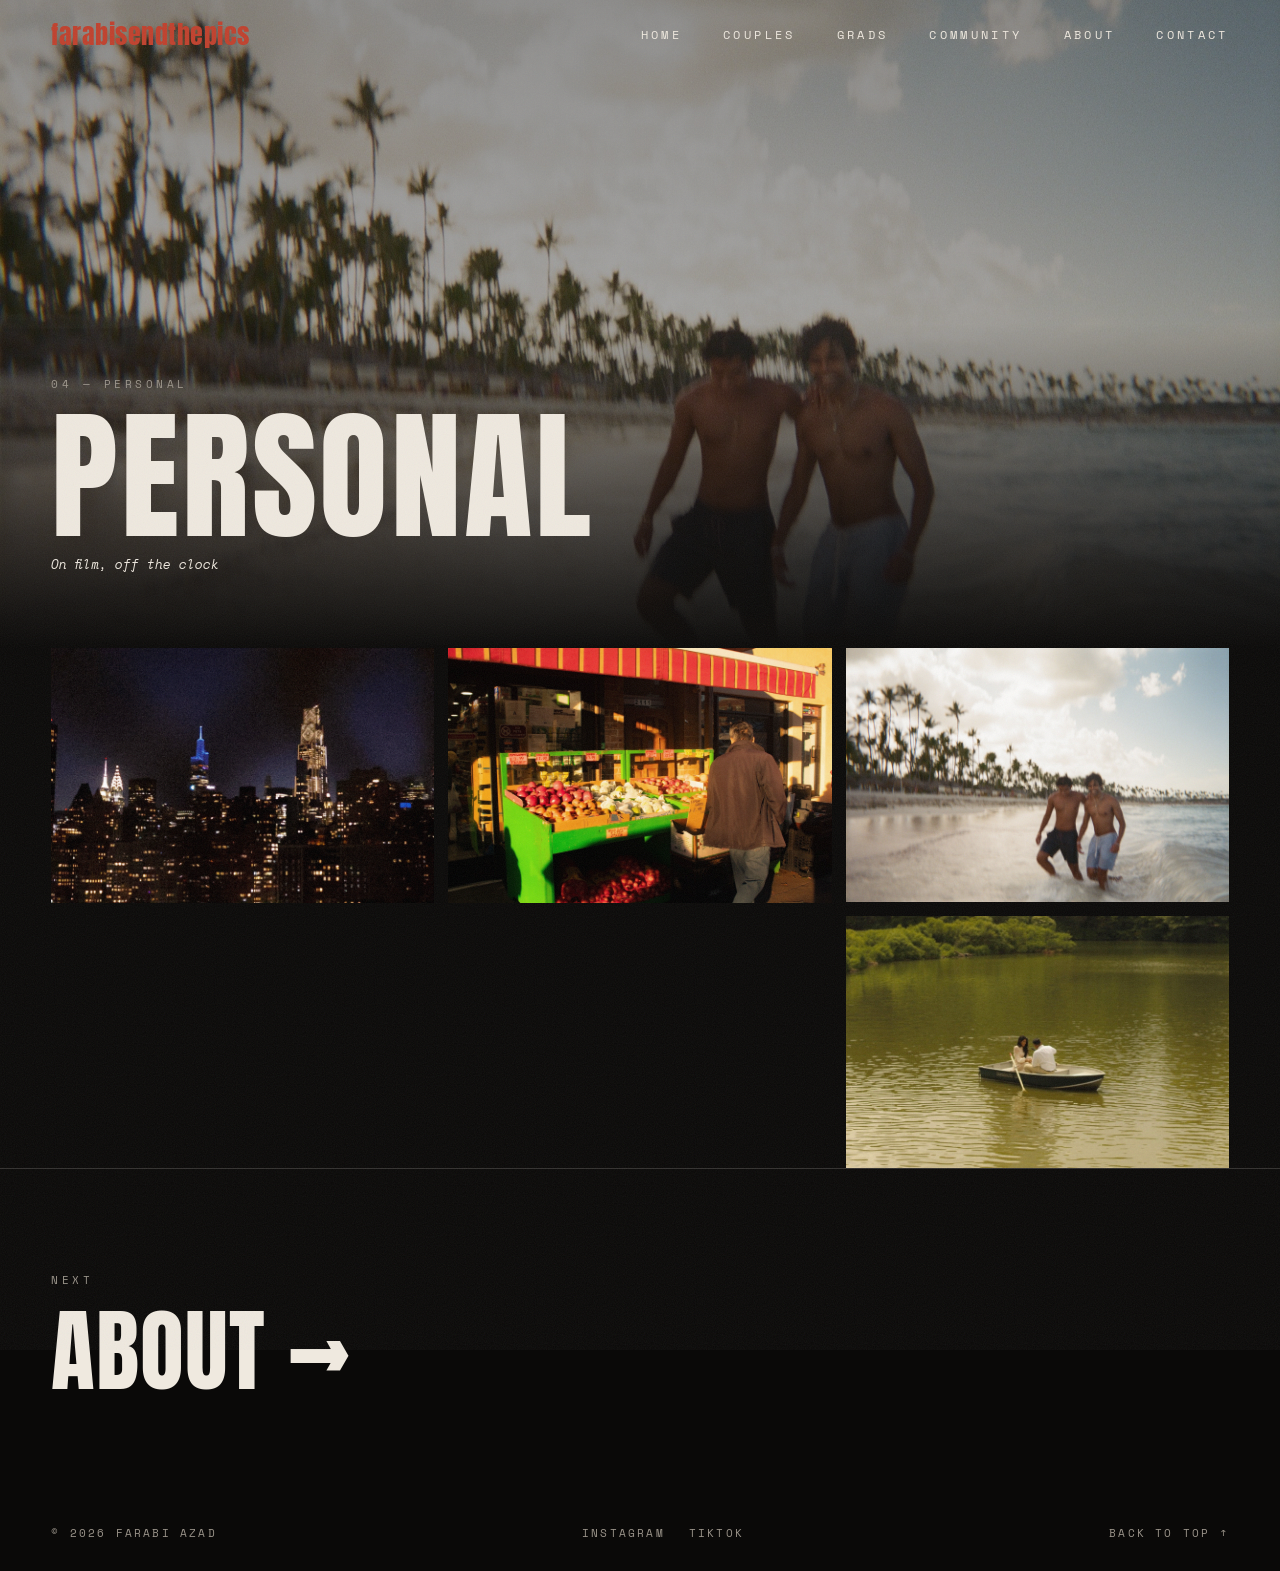
<file: personal.html>
<!DOCTYPE html>
<html lang="en">
<head>
  <meta charset="UTF-8" />
  <meta name="viewport" content="width=device-width, initial-scale=1.0" />
  <title>Personal — Farabi Azad Photography</title>
  <link rel="preconnect" href="https://fonts.googleapis.com" />
  <link rel="preconnect" href="https://fonts.gstatic.com" crossorigin />
  <link href="https://fonts.googleapis.com/css2?family=Anton&family=Space+Mono:ital,wght@0,400;0,700;1,400&display=swap" rel="stylesheet" />
  <link rel="stylesheet" href="site.css?v=4" />
</head>
<body id="top">
  <div class="grain" aria-hidden="true"></div>

  <header class="nav" data-nav>
    <a class="nav-mark" href="index.html" aria-label="Farabi Azad home">
      <span class="mark-word">farabisendthepics</span>
    </a>
    <button class="nav-toggle" type="button" aria-label="Open menu" aria-expanded="false" data-nav-toggle>
      <span></span><span></span>
    </button>
    <nav class="nav-links" data-nav-links>
      <a href="index.html">Home</a>
      <a href="couples.html">Couples</a>
      <a href="grads.html">Grads</a>
      <a href="community.html">Community</a>
      <a href="about.html">About</a>
      <a href="contact.html">Contact</a>
    </nav>
  </header>

  <main>
    <section class="page-hero">
      <img src="img/personal.jpg" alt="Two friends walking out of the ocean" />
      <div class="hero-shade"></div>
      <div class="page-hero-content">
        <p class="eyebrow">04 — Personal</p>
        <h1 class="hero-title">Personal</h1>
        <p class="hero-tag">On film, off the clock</p>
      </div>
    </section>

    <section class="gallery" data-gallery aria-label="Gallery">
      <figure class="reveal"><img src="img/g/personal/personal-01.jpg" alt="Personal photo 01" loading="lazy" /></figure>
      <figure class="reveal"><img src="img/g/personal/personal-02.jpg" alt="Personal photo 02" loading="lazy" /></figure>
      <figure class="reveal"><img src="img/g/personal/personal-03.jpg" alt="Two friends walking out of the ocean" loading="lazy" /></figure>
      <figure class="reveal"><img src="img/g/personal/personal-04.jpg" alt="Personal photo 04" loading="lazy" /></figure>
    </section>

    <a class="next" href="about.html">
      <p class="eyebrow">Next</p>
      <p class="display">About →</p>
    </a>
  </main>

  <footer class="footer">
    <span>© 2026 Farabi Azad</span>
    <span class="footer-links">
      <a href="https://www.instagram.com/farabisendthepics/" target="_blank" rel="noopener">Instagram</a>
      <a href="https://www.tiktok.com/@farabisendthepics" target="_blank" rel="noopener">TikTok</a>
    </span>
    <a href="#top">Back to top ↑</a>
  </footer>

  <script src="site.js?v=4"></script>
</body>
</html>
</file>
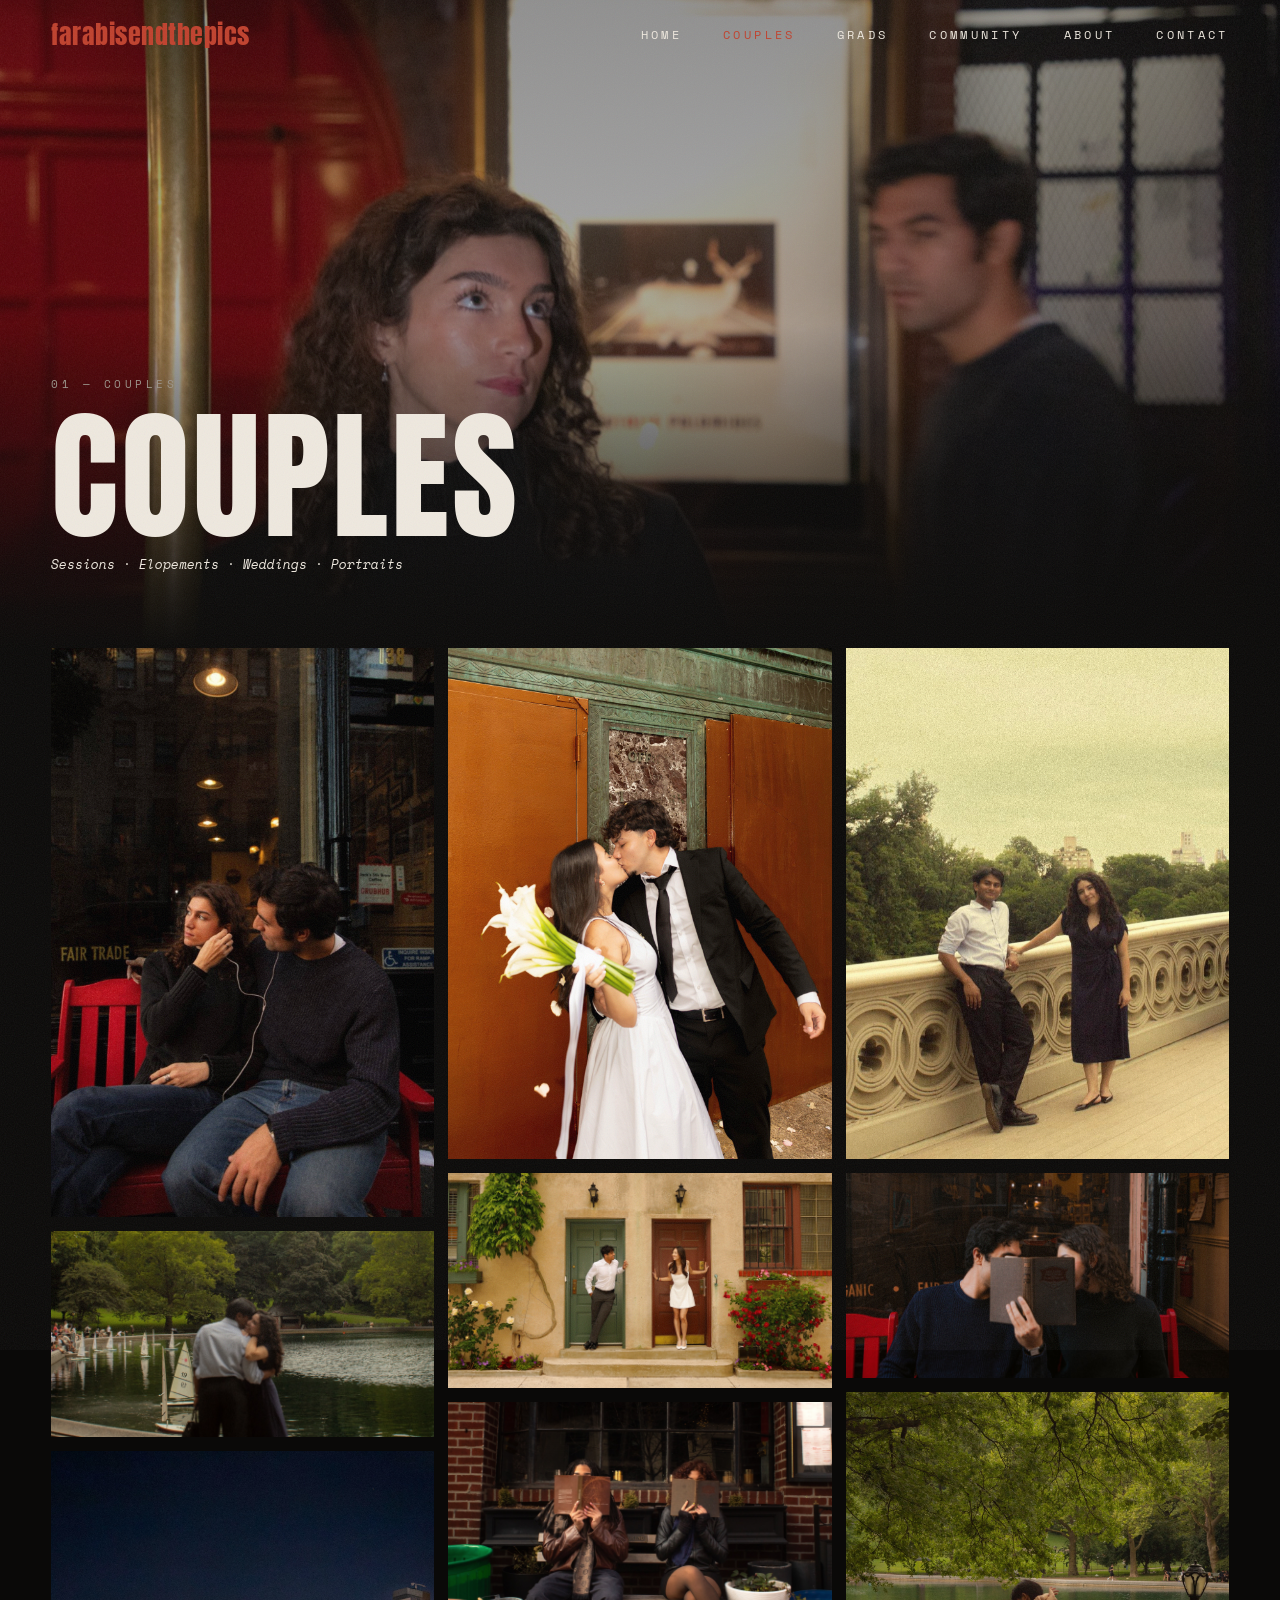
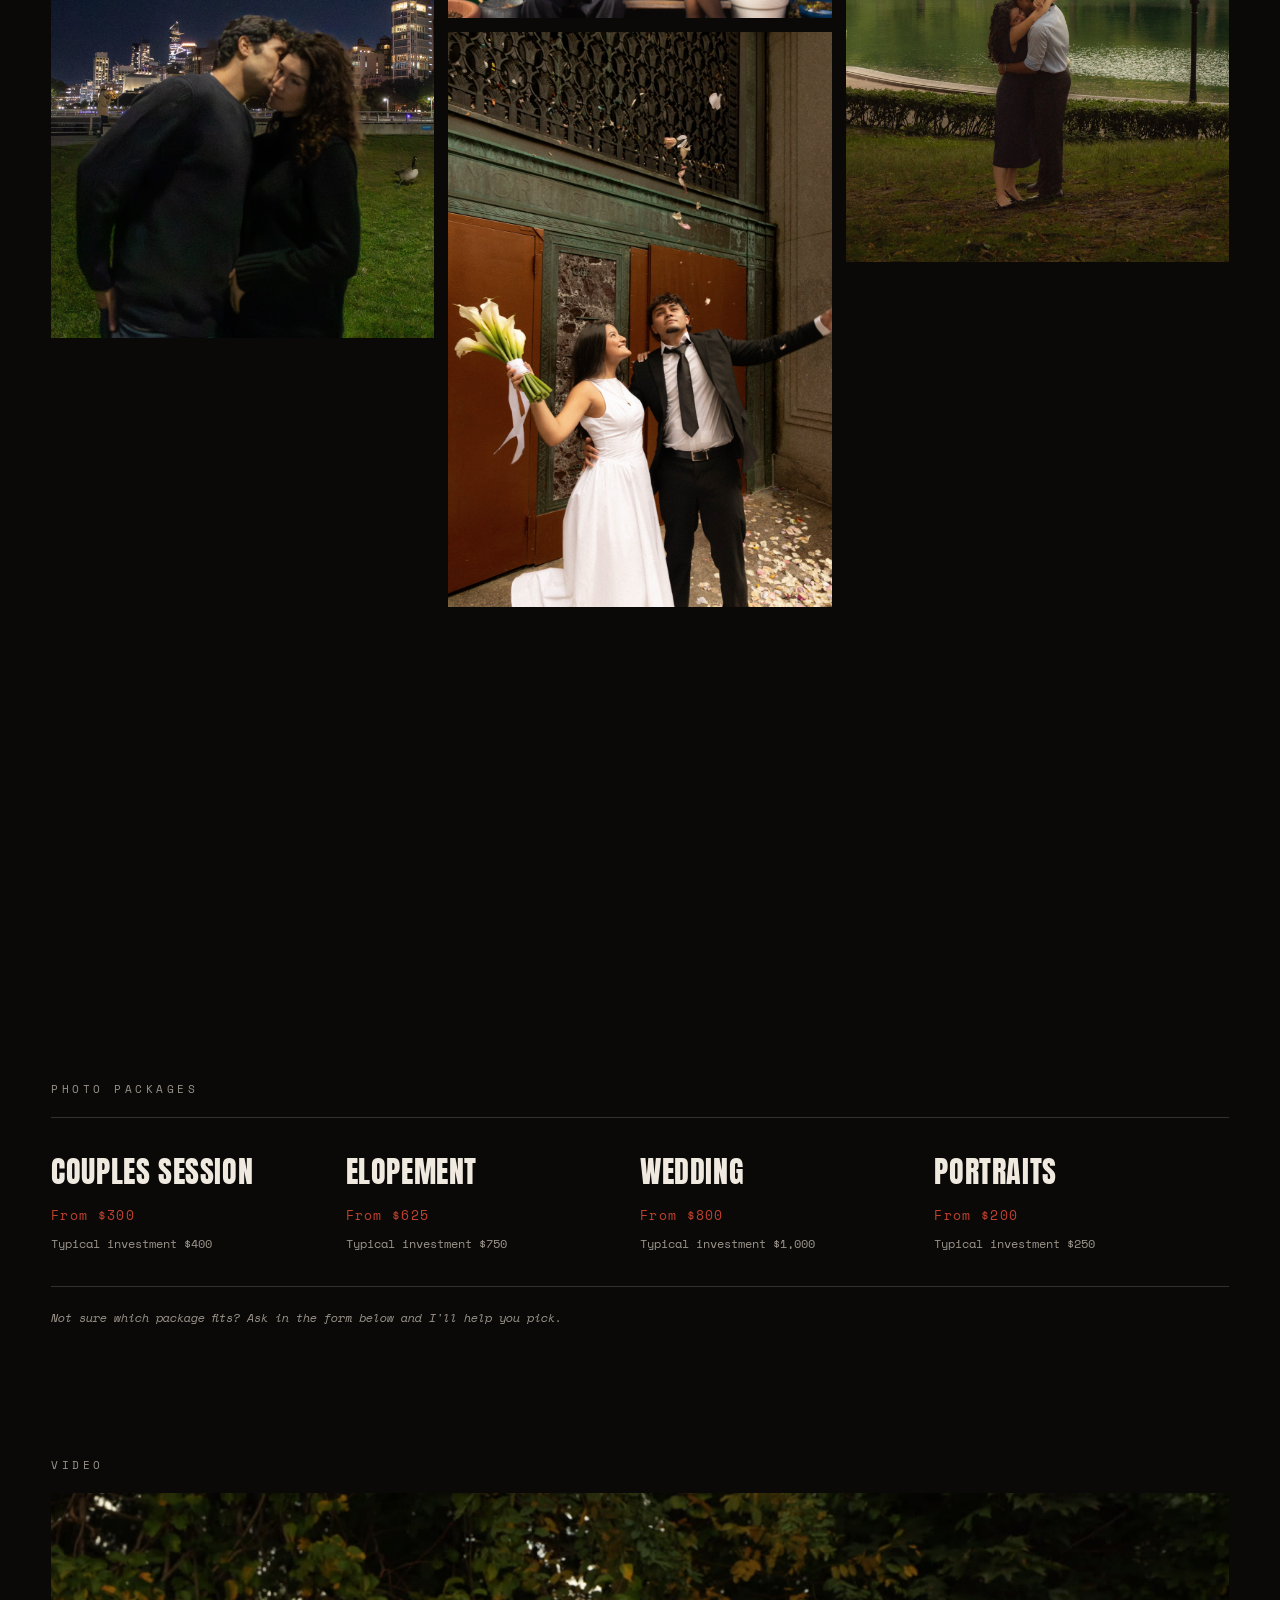
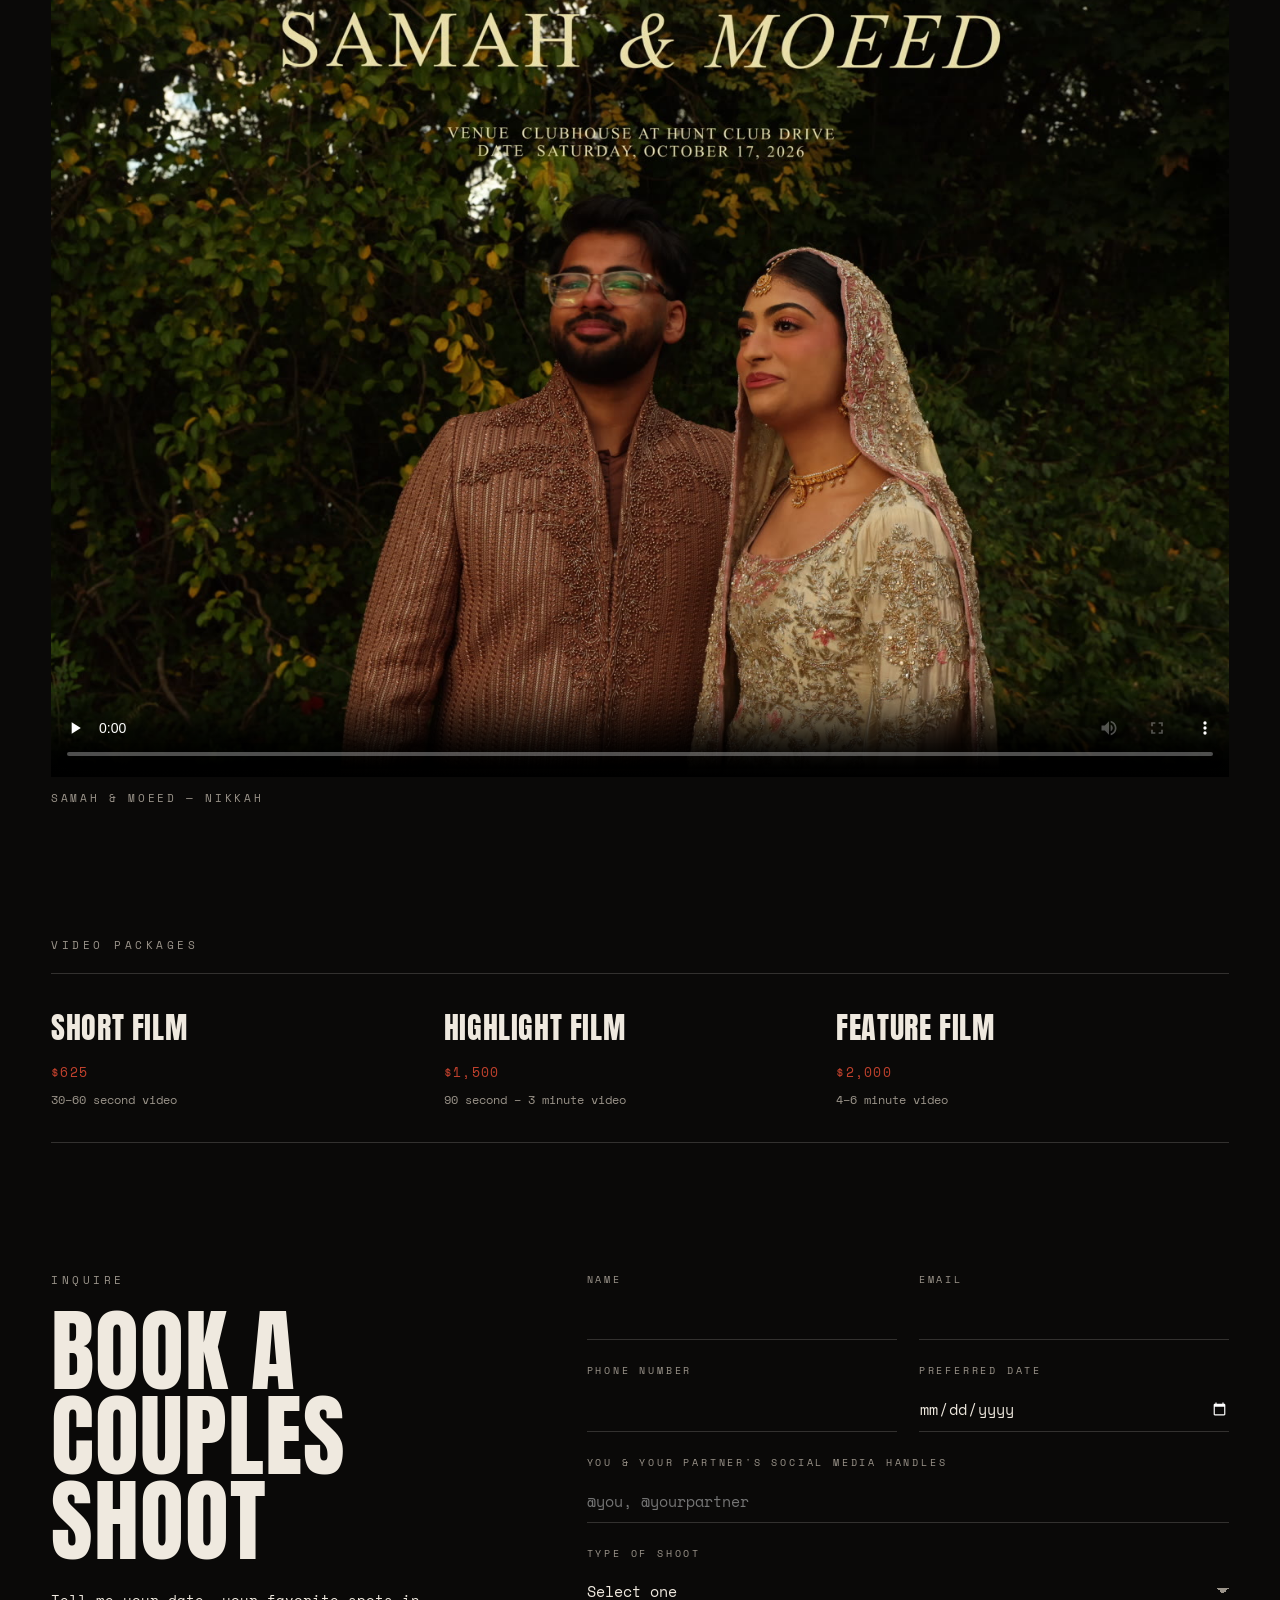
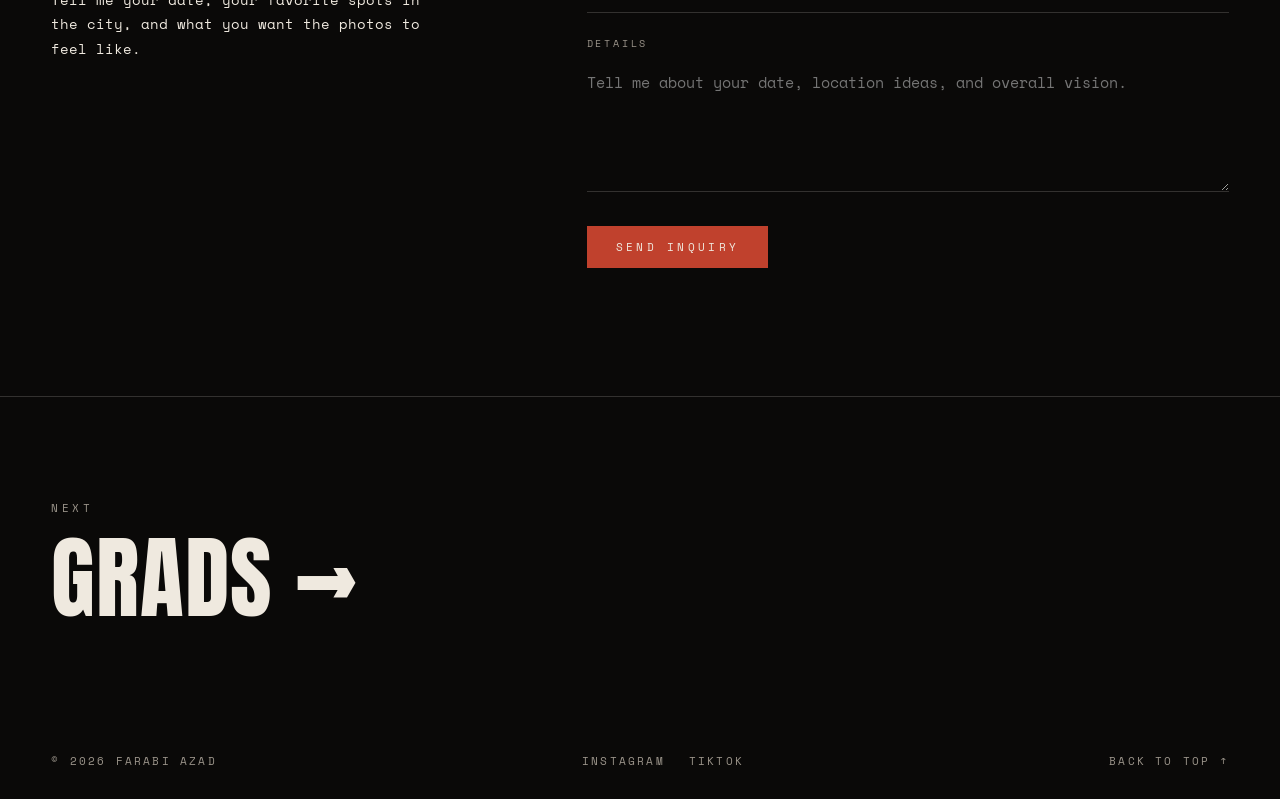
<file: projects.html>
<!DOCTYPE html>
<html lang="en">
<head>
  <meta charset="UTF-8" />
  <title>Farabi Azad Photography</title>
  <meta http-equiv="refresh" content="0; url=couples.html" />
  <link rel="canonical" href="couples.html" />
  <script>location.replace("couples.html" + location.hash);</script>
</head>
<body style="background:#0a0908;color:#efe9df;font-family:monospace">
  <p>This page moved. <a href="couples.html" style="color:#c0412d">Go to Couples</a></p>
</body>
</html>
</file>
<file: site.css>
:root {
  --bg: #0a0908;
  --ink: #efe9df;
  --muted: #9b948a;
  --red: #c0412d;
  --line: rgba(239, 233, 223, 0.18);
  --display: "Anton", "Impact", sans-serif;
  --mono: "Space Mono", ui-monospace, monospace;
  --gutter: clamp(16px, 4vw, 56px);
}

* { box-sizing: border-box; }
html { scroll-behavior: smooth; }
body {
  margin: 0;
  background: var(--bg);
  color: var(--ink);
  font-family: var(--mono);
  font-size: 14px;
  line-height: 1.75;
  -webkit-font-smoothing: antialiased;
  overflow-x: hidden;
}
img { display: block; max-width: 100%; }
a { color: inherit; }

/* film grain over everything */
.grain {
  position: fixed; inset: -50%;
  pointer-events: none; z-index: 100; opacity: 0.07;
  background-image: url("data:image/svg+xml;utf8,<svg xmlns='http://www.w3.org/2000/svg' width='160' height='160'><filter id='n'><feTurbulence type='fractalNoise' baseFrequency='0.9' numOctaves='3' stitchTiles='stitch'/></filter><rect width='100%' height='100%' filter='url(%23n)'/></svg>");
  animation: grain 1s steps(6) infinite;
}
@keyframes grain {
  0% { transform: translate(0, 0); } 20% { transform: translate(-3%, 2%); }
  40% { transform: translate(2%, -3%); } 60% { transform: translate(-2%, -1%); }
  80% { transform: translate(3%, 3%); } 100% { transform: translate(0, 0); }
}

.eyebrow {
  margin: 0 0 18px;
  font-size: 11px; letter-spacing: 0.32em; text-transform: uppercase; color: var(--muted);
}
.display {
  margin: 0 0 24px;
  font-family: var(--display); font-weight: 400;
  font-size: clamp(42px, 7vw, 96px); line-height: 0.95;
  letter-spacing: 0.01em; text-transform: uppercase;
}
.btn {
  display: inline-block; margin-top: 12px;
  padding: 12px 28px; border: 1px solid var(--ink);
  font-size: 11px; letter-spacing: 0.3em; text-transform: uppercase; text-decoration: none;
  transition: background 0.3s, color 0.3s;
}
.btn:hover { background: var(--ink); color: var(--bg); }
.btn-solid { background: var(--red); border-color: var(--red); color: var(--ink); }
.btn-solid:hover { background: var(--ink); border-color: var(--ink); }

/* NAV */
.nav {
  position: fixed; top: 0; left: 0; right: 0; z-index: 50;
  display: flex; align-items: center; justify-content: space-between;
  padding: 22px var(--gutter);
  transition: background 0.4s, padding 0.4s;
}
/* The blur lives on a pseudo-element: a backdrop-filter on .nav itself would
   trap the full-screen mobile menu inside the bar (cutting off its top links). */
.nav::before {
  content: ""; position: absolute; inset: 0; z-index: -1;
  background: rgba(10, 9, 8, 0.88); -webkit-backdrop-filter: blur(6px); backdrop-filter: blur(6px);
  opacity: 0; transition: opacity 0.4s;
}
.nav.is-scrolled { padding-block: 14px; }
.nav.is-scrolled::before { opacity: 1; }
.nav-mark { text-decoration: none; display: flex; flex-direction: column; align-items: center; line-height: 1; }
.mark-word { font-family: var(--display); font-size: clamp(20px, 2vw, 26px); color: var(--red); letter-spacing: 0.02em; }
.nav-links { display: flex; gap: clamp(20px, 3.2vw, 48px); }
.nav-links a {
  font-size: 12px; letter-spacing: 0.28em; text-transform: uppercase; text-decoration: none;
  position: relative;
}
.nav-links a::after {
  content: ""; position: absolute; left: 0; right: 0; bottom: -6px; height: 1px;
  background: var(--red); transform: scaleX(0); transition: transform 0.3s;
}
.nav-links a:hover::after { transform: scaleX(1); }
.nav-toggle { display: none; }

/* HERO */
.hero { position: relative; height: 100vh; min-height: 560px; overflow: hidden; }
.hero-img {
  position: absolute; inset: 0; width: 100%; height: 100%; object-fit: cover;
  transform: scale(1.08); animation: slowzoom 14s ease-out forwards;
}
@keyframes slowzoom { to { transform: scale(1); } }
.hero-shade {
  position: absolute; inset: 0;
  background: radial-gradient(ellipse at center, rgba(10,9,8,0.35) 0%, rgba(10,9,8,0.8) 75%),
              linear-gradient(to bottom, rgba(10,9,8,0) 60%, var(--bg) 100%);
}
.hero-content {
  position: relative; height: 100%;
  display: flex; flex-direction: column; align-items: center; justify-content: center;
  text-align: center; padding: 0 var(--gutter);
  animation: fadeup 1.6s 0.3s ease both;
}
.hero-title {
  margin: 0; font-family: var(--display); font-weight: 400; text-transform: uppercase;
  font-size: clamp(56px, 13vw, 200px); line-height: 0.9; letter-spacing: 0.02em;
}
.hero-tag { margin: 22px 0 0; font-size: 13px; font-style: italic; }
.scroll-cue {
  position: absolute; left: 50%; bottom: 28px; transform: translateX(-50%);
  font-size: 10px; letter-spacing: 0.3em; text-transform: uppercase; text-decoration: none; color: var(--muted);
  padding-bottom: 36px;
}
.scroll-cue::after {
  content: ""; position: absolute; left: 50%; bottom: 0; width: 1px; height: 28px; background: var(--muted);
  animation: cue 2s ease-in-out infinite;
}
@keyframes cue { 0%, 100% { transform: scaleY(0.3); transform-origin: top; } 50% { transform: scaleY(1); transform-origin: top; } }
@keyframes fadeup { from { opacity: 0; transform: translateY(24px); } to { opacity: 1; transform: none; } }

/* MEET */
.meet {
  display: grid; grid-template-columns: minmax(0, 5fr) minmax(0, 6fr);
  gap: clamp(32px, 7vw, 120px); align-items: center;
  padding: clamp(80px, 12vw, 180px) var(--gutter);
}
.meet-photo { margin: 0; }
.meet-photo img { width: 100%; aspect-ratio: 4 / 5; object-fit: cover; }
.meet-photo figcaption { margin-top: 10px; font-size: 10px; letter-spacing: 0.24em; text-transform: uppercase; color: var(--muted); }
.meet-text p { max-width: 52ch; }
.meet-text .meet-caption { margin: 0 0 14px; max-width: 54ch; font-size: 12.5px; line-height: 1.85; color: var(--muted); }
.facts { display: grid; grid-template-columns: repeat(3, auto); gap: 16px 32px; margin: 32px 0 24px; padding-top: 24px; border-top: 1px solid var(--line); justify-content: start; }
.facts dt { font-size: 10px; letter-spacing: 0.24em; text-transform: uppercase; color: var(--muted); }
.facts dd { margin: 4px 0 0; }

/* WORK */
.work { display: grid; grid-template-columns: 1fr 1fr; gap: 2px; }
.work-tile {
  position: relative; display: block; overflow: hidden; text-decoration: none;
  aspect-ratio: 4 / 3;
}
.work-tile img {
  position: absolute; inset: 0; width: 100%; height: 100%; object-fit: cover;
  filter: brightness(0.5) saturate(0.85); transition: transform 1.2s ease, filter 0.6s;
}
.work-tile::after {
  content: ""; position: absolute; inset: 0;
  background: linear-gradient(to top, rgba(10,9,8,0.85) 0%, rgba(10,9,8,0) 45%);
}
.work-tile > span { z-index: 1; }
.work-tile:hover img { transform: scale(1.05); filter: brightness(0.75) saturate(1); }
.work-num { position: absolute; top: 24px; left: 28px; font-size: 11px; letter-spacing: 0.3em; color: var(--red); }
.work-title {
  position: absolute; left: 28px; bottom: 54px; right: 28px;
  font-family: var(--display); text-transform: uppercase;
  font-size: clamp(36px, 5.5vw, 80px); line-height: 0.95;
}
.work-meta {
  position: absolute; left: 28px; bottom: 26px;
  font-size: 11px; letter-spacing: 0.2em; text-transform: uppercase; color: var(--muted);
}

/* FILM STRIP */
.strip { padding: clamp(80px, 10vw, 140px) 0; overflow: hidden; }
.strip-head { display: flex; align-items: center; gap: 24px; padding: 0 var(--gutter); margin-bottom: 28px; }
.strip-head .eyebrow { margin: 0; white-space: nowrap; }
.strip-rule { flex: 1; height: 1px; background: var(--line); }
.strip-track {
  display: flex; gap: 14px; width: max-content;
  animation: strip 60s linear infinite;
}
.strip:hover .strip-track { animation-play-state: paused; }
.strip-track img { height: clamp(220px, 32vw, 420px); width: auto; object-fit: cover; }
@keyframes strip { to { transform: translateX(-50%); } }

/* TESTIMONIALS */
.testimonials {
  display: grid; grid-template-columns: minmax(0, 4fr) minmax(0, 7fr); gap: clamp(32px, 6vw, 96px);
  align-items: center; padding: 0 var(--gutter) clamp(80px, 10vw, 140px);
}
.t-slides { position: relative; min-height: 220px; }
.t-slide {
  position: absolute; inset: 0; margin: 0;
  opacity: 0; transform: translateY(12px); transition: opacity 0.6s, transform 0.6s; pointer-events: none;
}
.t-slide.is-active { opacity: 1; transform: none; pointer-events: auto; }
.t-slide p { margin: 0 0 18px; font-size: 15px; }
.t-slide cite { font-style: normal; font-size: 11px; letter-spacing: 0.24em; text-transform: uppercase; color: var(--red); }
.t-controls { display: flex; align-items: center; gap: 20px; margin-top: 24px; }
.t-controls button {
  background: none; border: 1px solid var(--line); color: var(--ink); font: inherit;
  width: 44px; height: 44px; cursor: pointer; transition: border-color 0.3s;
}
.t-controls button:hover { border-color: var(--ink); }
.t-count { font-size: 11px; letter-spacing: 0.2em; color: var(--muted); }
.t-photo { margin: 0; }
.t-photo img { width: 100%; aspect-ratio: 16 / 9; object-fit: cover; }

/* STATEMENT */
.statement { padding: clamp(80px, 12vw, 180px) var(--gutter); border-top: 1px solid var(--line); }
.statement-text {
  margin: 0; font-family: var(--display); text-transform: uppercase;
  font-size: clamp(44px, 9vw, 150px); line-height: 0.95; color: var(--ink);
}

/* CTA */
.cta { position: relative; min-height: 80vh; display: grid; place-items: center; text-align: center; overflow: hidden; }
.cta-img { position: absolute; inset: 0; width: 100%; height: 100%; object-fit: cover; }
.cta-shade { position: absolute; inset: 0; background: rgba(10, 9, 8, 0.72); }
.cta-content { position: relative; padding: 0 var(--gutter); }

/* FOOTER */
.footer {
  display: flex; justify-content: space-between; flex-wrap: wrap; gap: 16px;
  padding: 28px var(--gutter);
  font-size: 11px; letter-spacing: 0.2em; text-transform: uppercase; color: var(--muted);
}
.footer a { text-decoration: none; }
.footer a:hover { color: var(--ink); }
.footer-links { display: flex; gap: 24px; }

/* ---------- INNER PAGES ---------- */
.nav-links a[aria-current="page"] { color: var(--red); }

.page-hero { position: relative; height: 72vh; min-height: 460px; overflow: hidden; }
.page-hero img { position: absolute; inset: 0; width: 100%; height: 100%; object-fit: cover; }
.page-hero .hero-shade { background: linear-gradient(to bottom, rgba(10,9,8,0.45) 0%, rgba(10,9,8,0.35) 50%, var(--bg) 100%); }
.page-hero-content {
  position: absolute; left: var(--gutter); right: var(--gutter); bottom: clamp(32px, 6vw, 72px);
  animation: fadeup 1.4s 0.2s ease both;
}
.page-hero-content .hero-title { font-size: clamp(56px, 11vw, 170px); }
.page-hero-content .hero-tag { margin-top: 14px; }

.intro {
  display: grid; grid-template-columns: minmax(0, 1fr) minmax(0, 2fr); gap: clamp(24px, 6vw, 96px);
  padding: clamp(64px, 9vw, 130px) var(--gutter);
}
.intro p { margin: 0 0 16px; max-width: 60ch; font-size: 15px; }

/* masonry gallery */
.gallery { columns: 3 320px; column-gap: 14px; padding: 0 var(--gutter); }
.gallery figure { margin: 0 0 14px; break-inside: avoid; overflow: hidden; }
.gallery img { width: 100%; height: auto; cursor: zoom-in; transition: transform 0.9s ease, filter 0.5s; filter: saturate(0.92); }
.gallery img:hover { transform: scale(1.03); filter: saturate(1.05); }
.gallery img:focus-visible { outline: 2px solid var(--red); outline-offset: -2px; }

/* lightbox */
.lightbox {
  position: fixed; inset: 0; z-index: 200; background: rgba(5, 5, 4, 0.96);
  display: grid; grid-template-columns: 72px 1fr 72px; align-items: center;
  opacity: 0; pointer-events: none; transition: opacity 0.35s;
}
.lightbox.is-open { opacity: 1; pointer-events: auto; }
.lightbox img { max-width: 100%; max-height: 88vh; margin: auto; object-fit: contain; }
.lightbox button { background: none; border: 0; color: var(--ink); font: 22px var(--mono); cursor: pointer; height: 72px; }
.lightbox button:hover { color: var(--red); }
.lb-close { position: absolute; top: 12px; right: 16px; font-size: 32px !important; }
.lb-count { position: absolute; bottom: 20px; left: 0; right: 0; text-align: center; font-size: 11px; letter-spacing: 0.24em; color: var(--muted); }

/* pricing */
.pricing { padding: clamp(80px, 10vw, 140px) var(--gutter) 0; }
.price-grid { display: grid; grid-template-columns: repeat(auto-fit, minmax(220px, 1fr)); border-top: 1px solid var(--line); }
.price {
  padding: 28px 24px 32px 0; border-bottom: 1px solid var(--line);
}
.price h3 { margin: 0 0 6px; font-family: var(--display); font-weight: 400; font-size: 30px; text-transform: uppercase; letter-spacing: 0.02em; }
.price .amount { margin: 0; color: var(--red); font-size: 13px; letter-spacing: 0.1em; }
.price .note { margin: 6px 0 0; color: var(--muted); font-size: 12px; }
.fine { margin: 20px 0 0; color: var(--muted); font-size: 12px; font-style: italic; }

/* inquiry form */
.inquiry {
  display: grid; grid-template-columns: minmax(0, 1fr) minmax(0, 1.4fr); gap: clamp(32px, 6vw, 96px);
  padding: clamp(80px, 10vw, 140px) var(--gutter);
}
.inquiry-side p { max-width: 42ch; }
.inquiry-side a { color: var(--ink); }
.form { display: grid; gap: 22px; }
.form-row { display: grid; grid-template-columns: 1fr 1fr; gap: 22px; }
.field { display: grid; gap: 8px; }
.field span { font-size: 10px; letter-spacing: 0.28em; text-transform: uppercase; color: var(--muted); }
.field input, .field select, .field textarea {
  width: 100%; background: transparent; color: var(--ink);
  border: 0; border-bottom: 1px solid var(--line); border-radius: 0;
  padding: 10px 0; font: 15px var(--mono); transition: border-color 0.3s;
}
.field select { appearance: none; cursor: pointer; background-image: linear-gradient(45deg, transparent 50%, var(--muted) 50%), linear-gradient(135deg, var(--muted) 50%, transparent 50%); background-position: right 6px center, right 0 center; background-size: 6px 6px; background-repeat: no-repeat; }
.field select option { background: var(--bg); }
.field input { color-scheme: dark; }
.field textarea { resize: vertical; min-height: 120px; }
.field input:focus, .field select:focus, .field textarea:focus { outline: none; border-color: var(--red); }
.form .btn { justify-self: start; cursor: pointer; font-family: var(--mono); }
.form .btn:disabled { opacity: 0.6; cursor: wait; }
.form-error { margin: 0; color: #e8735f; font-size: 13px; }

/* inquiry received card */
.form-received {
  align-self: start; padding: clamp(32px, 4vw, 52px);
  border: 1px solid var(--line); border-top: 2px solid var(--red);
  background: rgba(239, 233, 223, 0.03);
  animation: fadeup 0.7s ease both;
}
.form-received:focus { outline: none; }
.received-mark {
  display: inline-grid; place-items: center; width: 44px; height: 44px; margin-bottom: 24px;
  border-radius: 50%; background: var(--red); color: var(--ink); font-size: 20px;
}
.received-title {
  margin: 0 0 12px; font-family: var(--display); font-weight: 400; text-transform: uppercase;
  font-size: clamp(32px, 4vw, 52px); line-height: 1;
}
.received-text { margin: 0; max-width: 46ch; color: var(--muted); }

/* couples films */
.films { padding: clamp(80px, 10vw, 140px) var(--gutter) 0; }
.film-grid { display: grid; grid-template-columns: repeat(auto-fit, minmax(min(100%, 520px), 1fr)); gap: 28px; }
.film { margin: 0; }
.film video { display: block; width: 100%; height: auto; background: #000; }
.film figcaption { margin-top: 12px; font-size: 11px; letter-spacing: 0.24em; text-transform: uppercase; color: var(--muted); }

/* video */
.video-wrap { padding: 0 var(--gutter) clamp(40px, 6vw, 80px); }
.video-wrap video { width: 100%; max-height: 80vh; background: #000; }
.video-wrap .eyebrow { margin-top: 14px; }

/* about page */
.about-grid { display: grid; grid-template-columns: repeat(auto-fit, minmax(200px, 1fr)); gap: 0; border-top: 1px solid var(--line); margin-top: 32px; }
.about-grid div { padding: 22px 20px 22px 0; border-bottom: 1px solid var(--line); }
.about-grid h3 { margin: 0 0 8px; font-size: 10px; letter-spacing: 0.28em; text-transform: uppercase; color: var(--muted); font-weight: 400; }
.about-grid p { margin: 0; }

/* next page link */
.next {
  display: block; padding: clamp(60px, 8vw, 110px) var(--gutter); border-top: 1px solid var(--line);
  text-decoration: none;
}
.next .display { margin: 0; transition: color 0.3s; }
.next:hover .display { color: var(--red); }

@media (max-width: 820px) {
  .intro, .inquiry { grid-template-columns: 1fr; }
  .form-row { grid-template-columns: 1fr; }
  .lightbox { grid-template-columns: 44px 1fr 44px; }
}

/* scroll reveal */
.reveal { opacity: 0; transform: translateY(40px); transition: opacity 1.1s ease, transform 1.1s ease; }
.reveal.is-in { opacity: 1; transform: none; }

/* MOBILE */
@media (max-width: 820px) {
  .nav-toggle {
    display: flex; flex-direction: column; gap: 7px; background: none; border: 0; padding: 8px; cursor: pointer; z-index: 2;
  }
  .nav-toggle span { width: 26px; height: 1px; background: var(--ink); transition: transform 0.3s; }
  .nav-toggle[aria-expanded="true"] span:first-child { transform: translateY(4px) rotate(45deg); }
  .nav-toggle[aria-expanded="true"] span:last-child { transform: translateY(-4px) rotate(-45deg); }
  .nav-links {
    position: fixed; inset: 0; background: var(--bg);
    flex-direction: column; align-items: center; justify-content: center; gap: 32px;
    opacity: 0; pointer-events: none; transition: opacity 0.4s;
  }
  .nav-links.is-open { opacity: 1; pointer-events: auto; }
  .nav-links { height: 100vh; height: 100dvh; }
  .nav-links a { font-size: 14px; }
  .meet, .testimonials { grid-template-columns: 1fr; }
  .work { grid-template-columns: 1fr; }
  .facts { grid-template-columns: 1fr 1fr; }
  .t-slides { min-height: 240px; }
}

@media (prefers-reduced-motion: reduce) {
  *, *::before, *::after { animation: none !important; transition: none !important; }
  .reveal { opacity: 1; transform: none; }
}

/* Jump-to-booking button (pages with an inquiry form) */
#inquire { scroll-margin-top: 80px; }
.book-jump {
  position: fixed; right: 16px; bottom: calc(16px + env(safe-area-inset-bottom)); z-index: 40;
  padding: 14px 20px; border-radius: 999px;
  background: var(--red); color: var(--ink); text-decoration: none;
  font-size: 11px; letter-spacing: 0.22em; text-transform: uppercase;
  box-shadow: 0 8px 24px rgba(0, 0, 0, 0.45);
  transition: opacity 0.3s, transform 0.3s;
}
.book-jump.is-hidden { opacity: 0; transform: translateY(12px); pointer-events: none; }
@media (min-width: 821px) { .book-jump { display: none; } }
</file>
